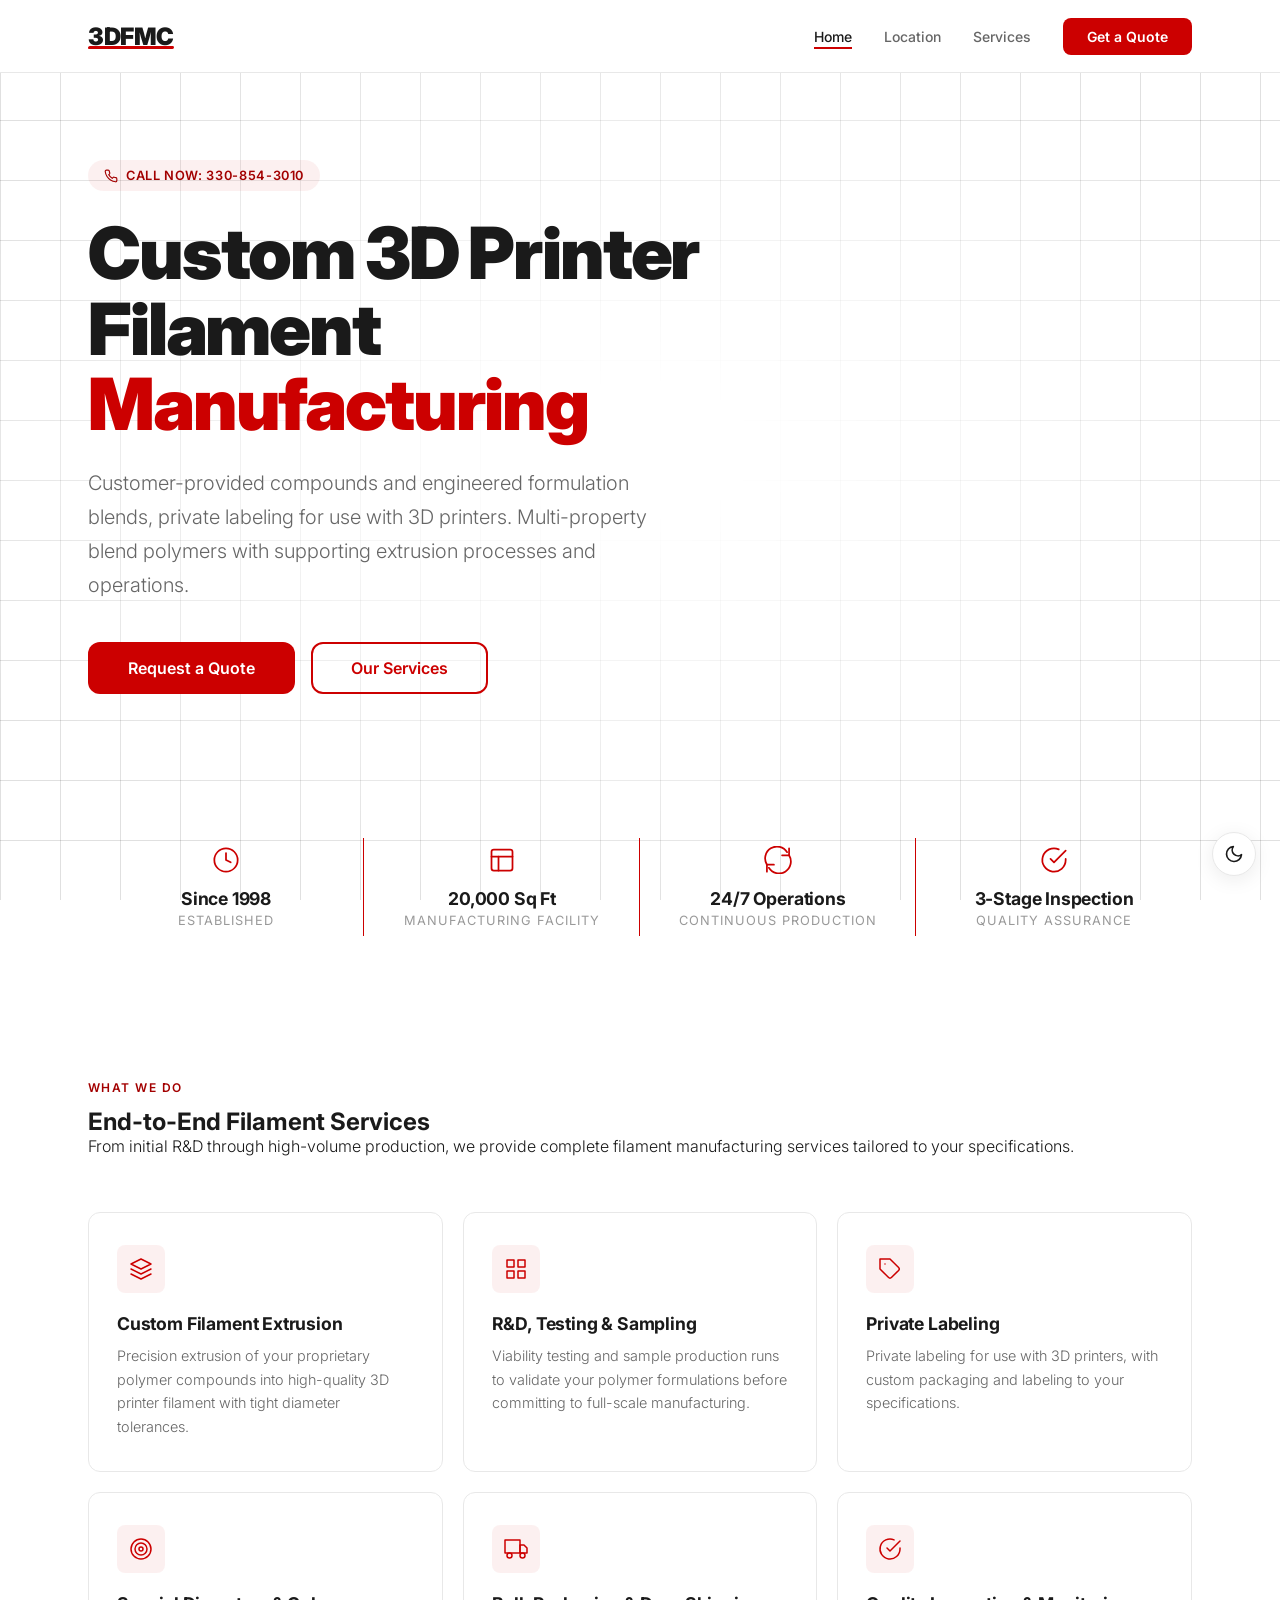
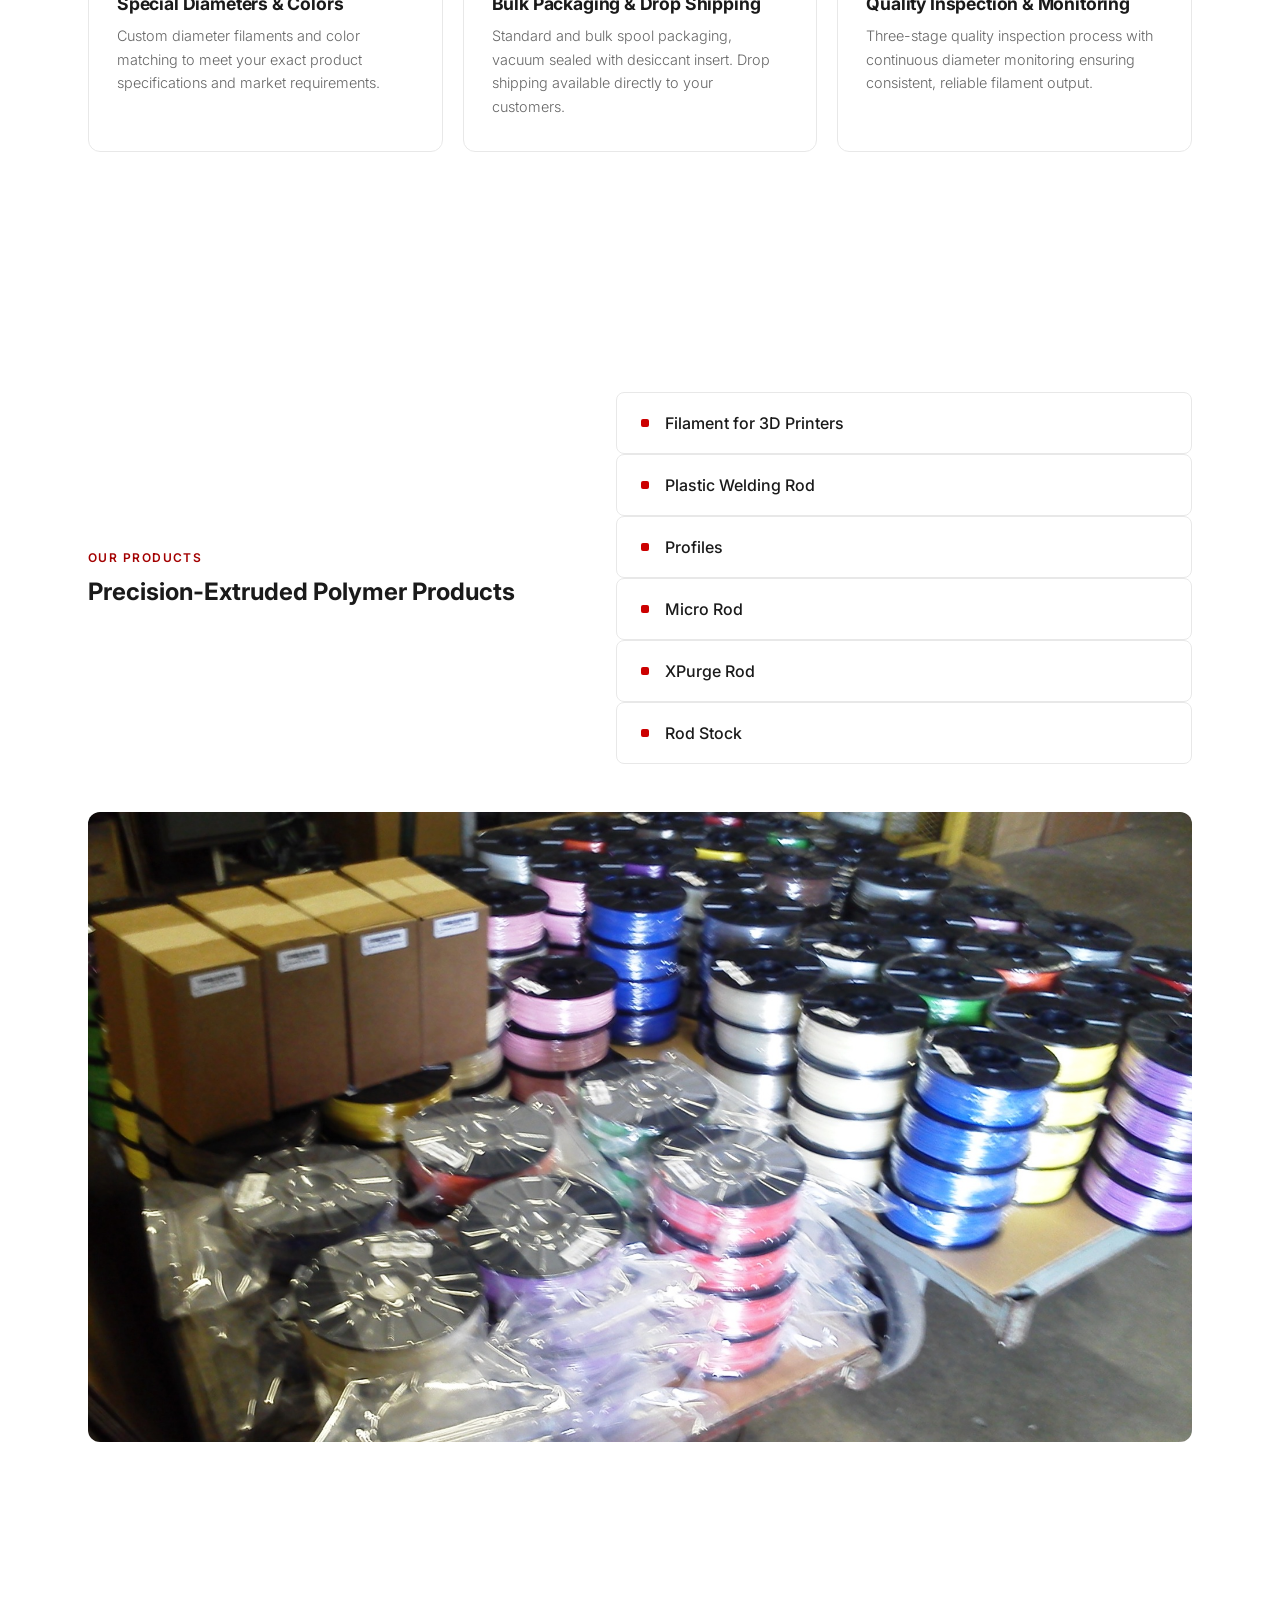
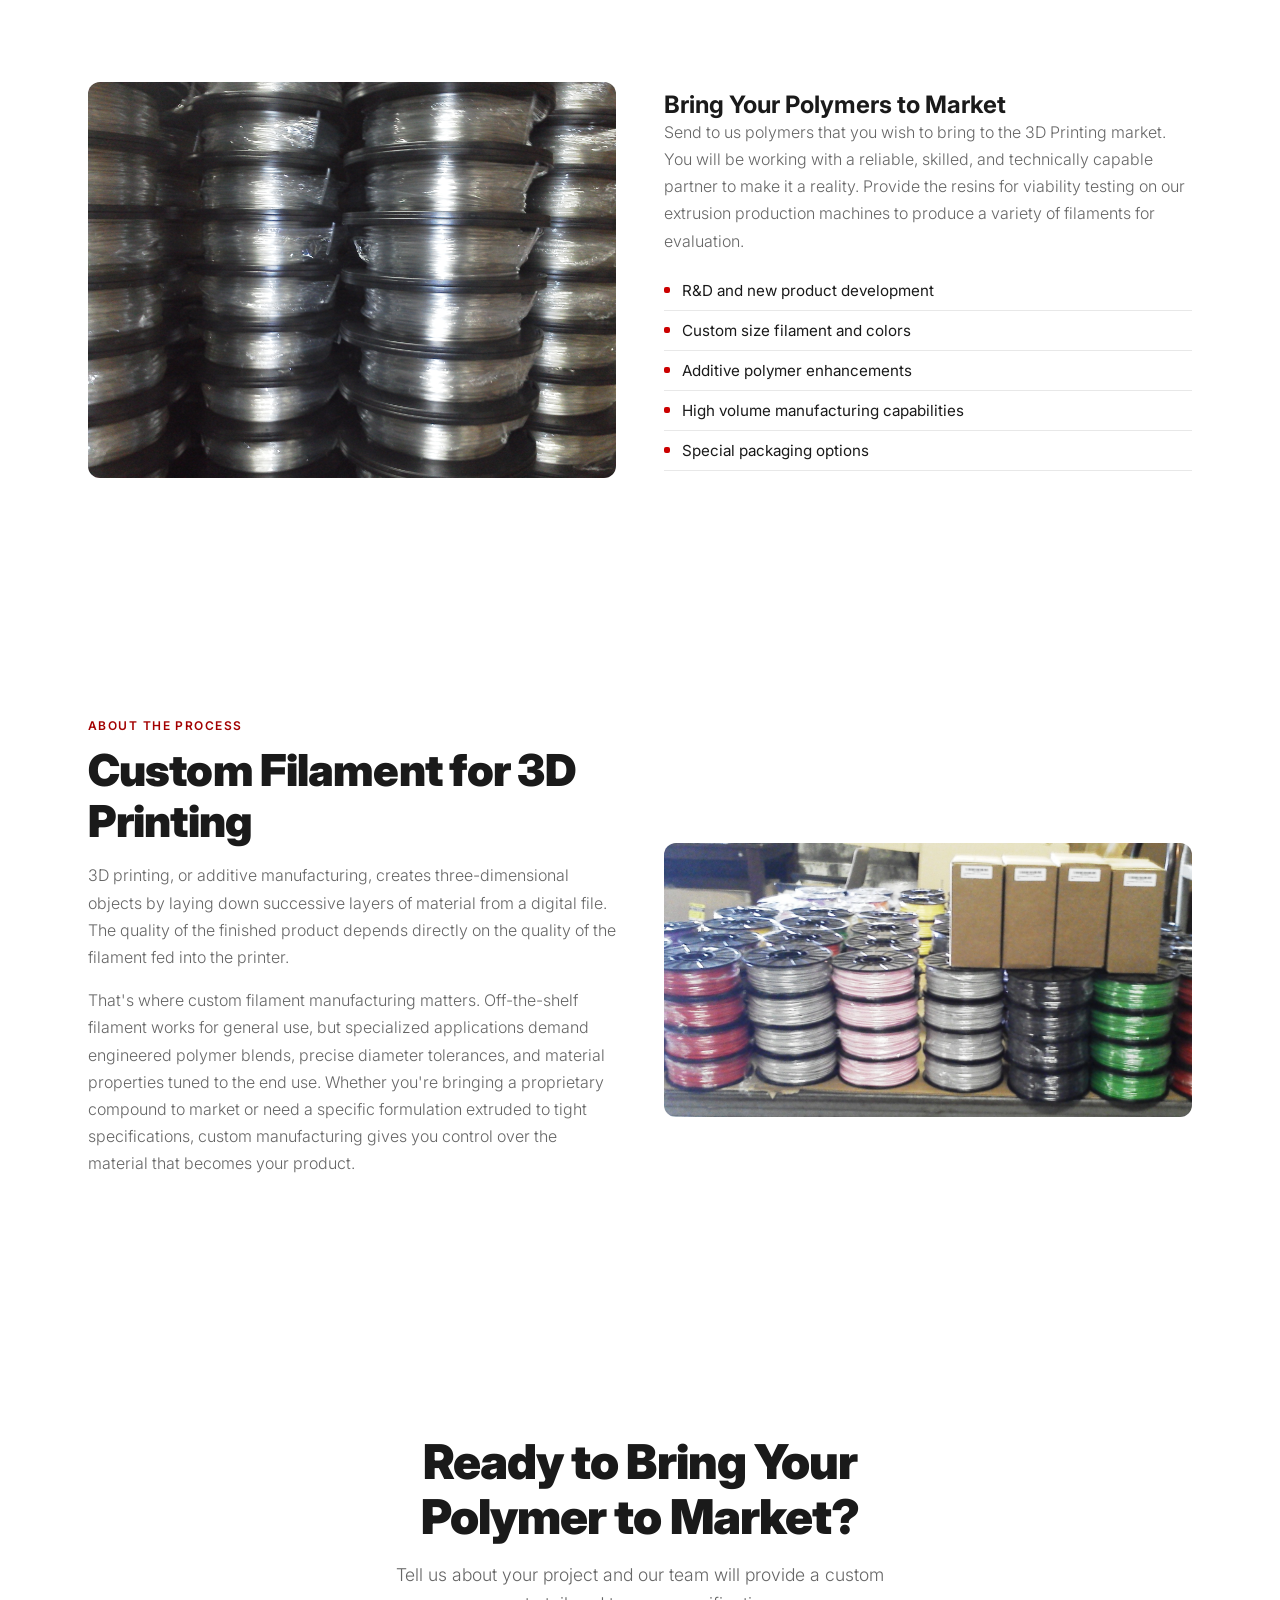
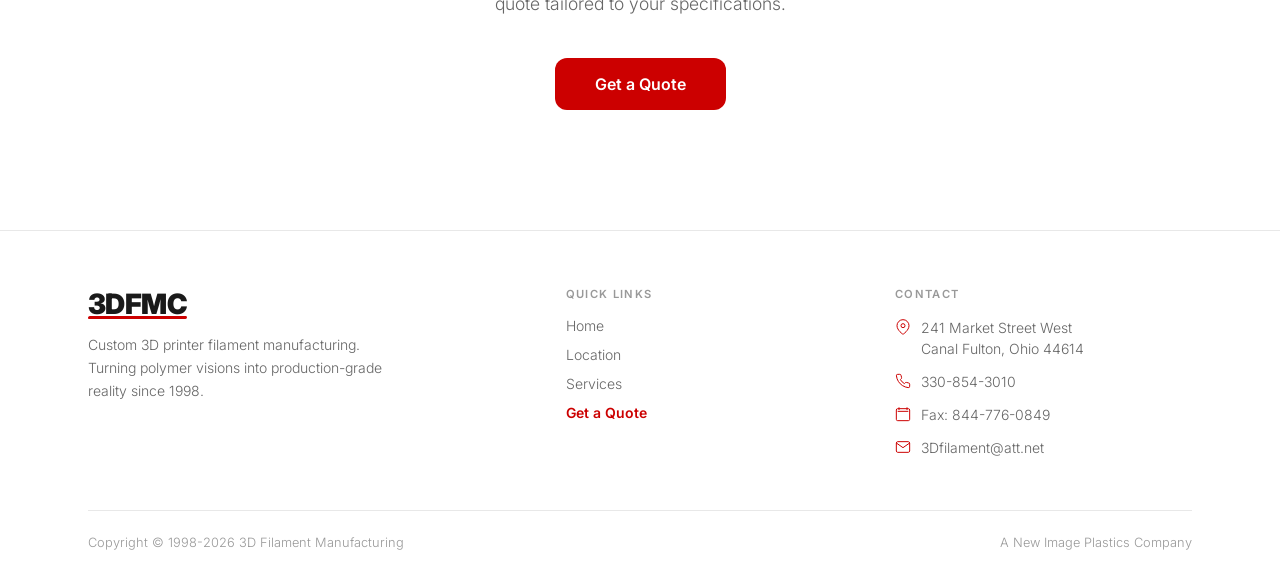
<file: index.html>
<!DOCTYPE html>
<html lang="en">
<head>
  <meta charset="UTF-8">
  <meta name="viewport" content="width=device-width, initial-scale=1.0">
  <title>Custom 3D Printer Filament Manufacturing | 3DFMC</title>
  <meta name="description" content="Custom 3D printer filament manufacturing since 1998. Customer-provided compounds, engineered blends, private labeling, R&D, and high-volume extrusion. Canal Fulton, Ohio.">
  <link rel="canonical" href="https://3dfilamentmanufacturing.com/">

  <!-- Open Graph -->
  <meta property="og:title" content="Custom 3D Printer Filament Manufacturing | 3DFMC">
  <meta property="og:description" content="Custom 3D printer filament manufacturing since 1998. Customer-provided compounds, engineered blends, private labeling, R&D, and high-volume extrusion. Canal Fulton, Ohio.">
  <meta property="og:image" content="https://3dfilamentmanufacturing.com/assets/images/filament-packaged.jpg">
  <meta property="og:url" content="https://3dfilamentmanufacturing.com/">
  <meta property="og:type" content="website">

  <!-- Twitter Card -->
  <meta name="twitter:card" content="summary_large_image">
  <meta name="twitter:title" content="Custom 3D Printer Filament Manufacturing | 3DFMC">
  <meta name="twitter:description" content="Custom 3D printer filament manufacturing since 1998. Customer-provided compounds, engineered blends, private labeling, R&D, and high-volume extrusion. Canal Fulton, Ohio.">
  <meta name="twitter:image" content="https://3dfilamentmanufacturing.com/assets/images/filament-packaged.jpg">

  <!-- Google Fonts -->
  <link rel="preconnect" href="https://fonts.googleapis.com">
  <link rel="preconnect" href="https://fonts.gstatic.com" crossorigin>
  <link href="https://fonts.googleapis.com/css2?family=Inter:wght@300;400;500;600;700;900&display=swap" rel="stylesheet">

  <!-- Stylesheet -->
  <link rel="stylesheet" href="css/styles.css">

  <!-- Favicon -->
  <link rel="icon" type="image/svg+xml" href="assets/favicon.svg">

  <!-- JSON-LD -->
  <script type="application/ld+json">
  {
    "@context": "https://schema.org",
    "@type": "LocalBusiness",
    "name": "3D Filament Manufacturing Company",
    "alternateName": "3DFMC",
    "url": "https://3dfilamentmanufacturing.com",
    "telephone": "+1-330-854-3010",
    "faxNumber": "+1-844-776-0849",
    "email": "3Dfilament@att.net",
    "address": {
      "@type": "PostalAddress",
      "streetAddress": "241 Market Street West",
      "addressLocality": "Canal Fulton",
      "addressRegion": "OH",
      "postalCode": "44614",
      "addressCountry": "US"
    },
    "geo": {
      "@type": "GeoCoordinates",
      "latitude": 40.8891,
      "longitude": -81.6059
    },
    "openingHours": "Mo-Su 00:00-23:59",
    "foundingDate": "1998",
    "image": "https://3dfilamentmanufacturing.com/assets/images/filament-packaged.jpg",
    "logo": "https://3dfilamentmanufacturing.com/assets/logo-header.png"
  }
  </script>
</head>
<body>

  <!-- Navigation -->
  <nav class="nav" id="nav">
    <div class="container nav-inner">
      <a href="index.html" class="nav-logo">
        <span class="nav-logo-swoosh">3DFMC</span>
      </a>
      <ul class="nav-links">
        <li><a href="index.html" class="nav-link">Home</a></li>
        <li><a href="location.html" class="nav-link">Location</a></li>
        <li><a href="services.html" class="nav-link">Services</a></li>
        <li><a href="quote.html" class="btn btn-primary">Get a Quote</a></li>
      </ul>
      <button class="hamburger" id="hamburger" aria-label="Toggle menu">
        <span></span>
        <span></span>
        <span></span>
      </button>
    </div>
  </nav>

  <!-- Mobile Menu -->
  <div class="mobile-menu" id="mobile-menu">
    <a href="index.html" class="mobile-link">Home</a>
    <a href="location.html" class="mobile-link">Location</a>
    <a href="services.html" class="mobile-link">Services</a>
    <a href="quote.html" class="btn btn-primary">Get a Quote</a>
  </div>

  <main>

    <!-- Hero -->
    <section class="hero">
      <div class="hero-accent-line"></div>
      <div class="container">
        <div class="hero-content">
          <a href="tel:+13308543010" class="hero-badge"><svg width="14" height="14" viewBox="0 0 24 24" fill="none" stroke="currentColor" stroke-width="2" stroke-linecap="round" stroke-linejoin="round"><path d="M22 16.92v3a2 2 0 0 1-2.18 2 19.79 19.79 0 0 1-8.63-3.07 19.5 19.5 0 0 1-6-6 19.79 19.79 0 0 1-3.07-8.67A2 2 0 0 1 4.11 2h3a2 2 0 0 1 2 1.72c.127.96.361 1.903.7 2.81a2 2 0 0 1-.45 2.11L8.09 9.91a16 16 0 0 0 6 6l1.27-1.27a2 2 0 0 1 2.11-.45c.907.339 1.85.573 2.81.7A2 2 0 0 1 22 16.92z"/></svg>Call Now: 330-854-3010</a>
          <h1>Custom 3D Printer<br>Filament <span>Manufacturing</span></h1>
          <p class="hero-sub">Customer-provided compounds and engineered formulation blends, private labeling for use with 3D printers. Multi-property blend polymers with supporting extrusion processes and operations.</p>
          <div class="hero-actions">
            <a href="quote.html" class="btn btn-primary btn-large">Request a Quote</a>
            <a href="services.html" class="btn btn-outline">Our Services</a>
          </div>
        </div>
      </div>
    </section>

    <!-- Stats Bar -->
    <section class="stats">
      <div class="container">
        <div class="stats-grid">
          <div class="stat-item">
            <div class="stat-icon"><svg width="28" height="28" viewBox="0 0 24 24" fill="none" stroke="var(--red)" stroke-width="1.5" stroke-linecap="round" stroke-linejoin="round"><circle cx="12" cy="12" r="10"/><polyline points="12 6 12 12 16 14"/></svg></div>
            <div class="stat-number">Since 1998</div>
            <div class="stat-label">Established</div>
          </div>
          <div class="stat-item">
            <div class="stat-icon"><svg width="28" height="28" viewBox="0 0 24 24" fill="none" stroke="var(--red)" stroke-width="1.5" stroke-linecap="round" stroke-linejoin="round"><rect x="3" y="3" width="18" height="18" rx="2"/><path d="M3 9h18"/><path d="M9 21V9"/></svg></div>
            <div class="stat-number">20,000 Sq Ft</div>
            <div class="stat-label">Manufacturing Facility</div>
          </div>
          <div class="stat-item">
            <div class="stat-icon"><svg width="28" height="28" viewBox="0 0 24 24" fill="none" stroke="var(--red)" stroke-width="1.5" stroke-linecap="round" stroke-linejoin="round"><path d="M21.5 2v6h-6"/><path d="M2.5 22v-6h6"/><path d="M2.5 16A10 10 0 0 1 19.8 5.3"/><path d="M21.5 8A10 10 0 0 1 4.2 18.7"/></svg></div>
            <div class="stat-number">24/7 Operations</div>
            <div class="stat-label">Continuous Production</div>
          </div>
          <div class="stat-item">
            <div class="stat-icon"><svg width="28" height="28" viewBox="0 0 24 24" fill="none" stroke="var(--red)" stroke-width="1.5" stroke-linecap="round" stroke-linejoin="round"><path d="M22 11.08V12a10 10 0 1 1-5.93-9.14"/><polyline points="22 4 12 14.01 9 11.01"/></svg></div>
            <div class="stat-number">3-Stage Inspection</div>
            <div class="stat-label">Quality Assurance</div>
          </div>
        </div>
      </div>
    </section>

    <!-- Services -->
    <section class="services section">
      <div class="container">
        <div class="section-header">
          <div class="section-label fade-up">What We Do</div>
          <h2 class="fade-up">End-to-End Filament Services</h2>
          <p class="fade-up">From initial R&amp;D through high-volume production, we provide complete filament manufacturing services tailored to your specifications.</p>
        </div>
        <div class="services-grid">

          <!-- Custom Filament Extrusion -->
          <div class="service-card fade-up">
            <div class="service-icon">
              <svg width="24" height="24" viewBox="0 0 24 24" fill="none" stroke="currentColor" stroke-width="2" stroke-linecap="round" stroke-linejoin="round">
                <polygon points="12 2 2 7 12 12 22 7 12 2"></polygon>
                <polyline points="2 17 12 22 22 17"></polyline>
                <polyline points="2 12 12 17 22 12"></polyline>
              </svg>
            </div>
            <h3>Custom Filament Extrusion</h3>
            <p>Precision extrusion of your proprietary polymer compounds into high-quality 3D printer filament with tight diameter tolerances.</p>
          </div>

          <!-- R&D, Testing & Sampling -->
          <div class="service-card fade-up">
            <div class="service-icon">
              <svg width="24" height="24" viewBox="0 0 24 24" fill="none" stroke="currentColor" stroke-width="2" stroke-linecap="round" stroke-linejoin="round">
                <rect x="3" y="3" width="7" height="7"></rect>
                <rect x="14" y="3" width="7" height="7"></rect>
                <rect x="3" y="14" width="7" height="7"></rect>
                <rect x="14" y="14" width="7" height="7"></rect>
              </svg>
            </div>
            <h3>R&amp;D, Testing &amp; Sampling</h3>
            <p>Viability testing and sample production runs to validate your polymer formulations before committing to full-scale manufacturing.</p>
          </div>

          <!-- Private Labeling -->
          <div class="service-card fade-up">
            <div class="service-icon">
              <svg width="24" height="24" viewBox="0 0 24 24" fill="none" stroke="currentColor" stroke-width="2" stroke-linecap="round" stroke-linejoin="round">
                <path d="M20.59 13.41l-7.17 7.17a2 2 0 01-2.83 0L2 12V2h10l8.59 8.59a2 2 0 010 2.82z"></path>
                <line x1="7" y1="7" x2="7.01" y2="7"></line>
              </svg>
            </div>
            <h3>Private Labeling</h3>
            <p>Private labeling for use with 3D printers, with custom packaging and labeling to your specifications.</p>
          </div>

          <!-- Special Diameters & Colors -->
          <div class="service-card fade-up">
            <div class="service-icon">
              <svg width="24" height="24" viewBox="0 0 24 24" fill="none" stroke="currentColor" stroke-width="2" stroke-linecap="round" stroke-linejoin="round">
                <circle cx="12" cy="12" r="10"></circle>
                <circle cx="12" cy="12" r="6"></circle>
                <circle cx="12" cy="12" r="2"></circle>
              </svg>
            </div>
            <h3>Special Diameters &amp; Colors</h3>
            <p>Custom diameter filaments and color matching to meet your exact product specifications and market requirements.</p>
          </div>

          <!-- Bulk Packaging & Drop Shipping -->
          <div class="service-card fade-up">
            <div class="service-icon">
              <svg width="24" height="24" viewBox="0 0 24 24" fill="none" stroke="currentColor" stroke-width="2" stroke-linecap="round" stroke-linejoin="round">
                <rect x="1" y="3" width="15" height="13"></rect>
                <polygon points="16 8 20 8 23 11 23 16 16 16 16 8"></polygon>
                <circle cx="5.5" cy="18.5" r="2.5"></circle>
                <circle cx="18.5" cy="18.5" r="2.5"></circle>
              </svg>
            </div>
            <h3>Bulk Packaging &amp; Drop Shipping</h3>
            <p>Standard and bulk spool packaging, vacuum sealed with desiccant insert. Drop shipping available directly to your customers.</p>
          </div>

          <!-- Quality Inspection & Monitoring -->
          <div class="service-card fade-up">
            <div class="service-icon">
              <svg width="24" height="24" viewBox="0 0 24 24" fill="none" stroke="currentColor" stroke-width="2" stroke-linecap="round" stroke-linejoin="round">
                <path d="M22 11.08V12a10 10 0 11-5.93-9.14"></path>
                <polyline points="22 4 12 14.01 9 11.01"></polyline>
              </svg>
            </div>
            <h3>Quality Inspection &amp; Monitoring</h3>
            <p>Three-stage quality inspection process with continuous diameter monitoring ensuring consistent, reliable filament output.</p>
          </div>

        </div>
      </div>
    </section>

    <!-- Products -->
    <section class="products section">
      <div class="container">
        <div class="products-content">
          <div class="products-header">
            <div class="section-label fade-up">Our Products</div>
            <h2 class="fade-up">Precision-Extruded Polymer Products</h2>
          </div>
          <div class="products-list fade-up">
            <div class="product-item">
              <span class="product-bullet"></span>
              <span>Filament for 3D Printers</span>
            </div>
            <div class="product-item">
              <span class="product-bullet"></span>
              <span>Plastic Welding Rod</span>
            </div>
            <div class="product-item">
              <span class="product-bullet"></span>
              <span>Profiles</span>
            </div>
            <div class="product-item">
              <span class="product-bullet"></span>
              <span>Micro Rod</span>
            </div>
            <div class="product-item">
              <span class="product-bullet"></span>
              <span>XPurge Rod</span>
            </div>
            <div class="product-item">
              <span class="product-bullet"></span>
              <span>Rod Stock</span>
            </div>
          </div>
        </div>
        <img src="assets/images/filament-packaged.jpg" alt="Colorful 3D printer filament spools packaged for shipping" class="content-image fade-up">
      </div>
    </section>

    <!-- Value Props -->
    <section class="section">
      <div class="container">
        <div class="content-block">
          <div class="content-block-image">
            <img src="assets/images/filament-spooled.jpg" alt="Bulk filament spools ready for production" class="fade-up">
          </div>
          <div class="content-block-text">
            <h2 class="fade-up">Bring Your Polymers to Market</h2>
            <p class="fade-up">Send to us polymers that you wish to bring to the 3D Printing market. You will be working with a reliable, skilled, and technically capable partner to make it a reality. Provide the resins for viability testing on our extrusion production machines to produce a variety of filaments for evaluation.</p>
            <ul class="fade-up">
              <li>R&amp;D and new product development</li>
              <li>Custom size filament and colors</li>
              <li>Additive polymer enhancements</li>
              <li>High volume manufacturing capabilities</li>
              <li>Special packaging options</li>
            </ul>
          </div>
        </div>
      </div>
    </section>

    <!-- About Custom Filament Manufacturing -->
    <section class="section bg-gray">
      <div class="container">
        <div class="content-block fade-up">
          <div>
            <div class="section-label">About the Process</div>
            <h2 class="section-title">Custom Filament for 3D Printing</h2>
            <p>3D printing, or additive manufacturing, creates three-dimensional objects by laying down successive layers of material from a digital file. The quality of the finished product depends directly on the quality of the filament fed into the printer.</p>
            <p>That's where custom filament manufacturing matters. Off-the-shelf filament works for general use, but specialized applications demand engineered polymer blends, precise diameter tolerances, and material properties tuned to the end use. Whether you're bringing a proprietary compound to market or need a specific formulation extruded to tight specifications, custom manufacturing gives you control over the material that becomes your product.</p>
          </div>
          <div>
            <img src="assets/images/filament-spools-service.jpg" alt="Custom 3D printer filament spools in production" class="content-image">
          </div>
        </div>
      </div>
    </section>

    <!-- CTA -->
    <section class="cta">
      <div class="container">
        <div class="cta-content fade-up">
          <h2>Ready to Bring Your<br>Polymer to Market?</h2>
          <p>Tell us about your project and our team will provide a custom quote tailored to your specifications.</p>
          <a href="quote.html" class="btn btn-primary btn-large">Get a Quote</a>
        </div>
      </div>
    </section>

  </main>

  <footer class="footer">
    <div class="container">
      <div class="footer-inner">
        <div>
          <div class="footer-brand">
            <span class="footer-brand-swoosh">3DFMC</span>
          </div>
          <p class="footer-desc">Custom 3D printer filament manufacturing. Turning polymer visions into production-grade reality since 1998.</p>
        </div>
        <div>
          <div class="footer-heading">Quick Links</div>
          <a href="index.html" class="footer-link">Home</a>
          <a href="location.html" class="footer-link">Location</a>
          <a href="services.html" class="footer-link">Services</a>
          <a href="quote.html" class="footer-link-cta">Get a Quote</a>
        </div>
        <div>
          <div class="footer-heading">Contact</div>
          <div class="footer-contact-item">
            <svg viewBox="0 0 24 24"><path d="M21 10c0 7-9 13-9 13s-9-6-9-13a9 9 0 0 1 18 0z"/><circle cx="12" cy="10" r="3"/></svg>
            <span>241 Market Street West<br>Canal Fulton, Ohio 44614</span>
          </div>
          <div class="footer-contact-item">
            <svg viewBox="0 0 24 24"><path d="M22 16.92v3a2 2 0 0 1-2.18 2 19.79 19.79 0 0 1-8.63-3.07 19.5 19.5 0 0 1-6-6 19.79 19.79 0 0 1-3.07-8.67A2 2 0 0 1 4.11 2h3a2 2 0 0 1 2 1.72c.127.96.361 1.903.7 2.81a2 2 0 0 1-.45 2.11L8.09 9.91a16 16 0 0 0 6 6l1.27-1.27a2 2 0 0 1 2.11-.45c.907.339 1.85.573 2.81.7A2 2 0 0 1 22 16.92z"/></svg>
            <a href="tel:+13308543010">330-854-3010</a>
          </div>
          <div class="footer-contact-item">
            <svg viewBox="0 0 24 24"><path d="M6 2v4M18 2v4M4 8h16M4 4h16a2 2 0 0 1 2 2v14a2 2 0 0 1-2 2H4a2 2 0 0 1-2-2V6a2 2 0 0 1 2-2z"/></svg>
            <span>Fax: 844-776-0849</span>
          </div>
          <div class="footer-contact-item">
            <svg viewBox="0 0 24 24"><path d="M4 4h16c1.1 0 2 .9 2 2v12c0 1.1-.9 2-2 2H4c-1.1 0-2-.9-2-2V6c0-1.1.9-2 2-2z"/><polyline points="22,6 12,13 2,6"/></svg>
            <a href="mailto:3Dfilament@att.net">3Dfilament@att.net</a>
          </div>
        </div>
      </div>
      <div class="footer-bar">
        <p>Copyright &copy; 1998-<span id="copyright-year"></span> 3D Filament Manufacturing</p>
        <p>A <a href="https://newimageplastics.us/" target="_blank" rel="noopener">New Image Plastics</a> Company</p>
      </div>
    </div>
  </footer>

  <button class="theme-toggle" id="theme-toggle" aria-label="Toggle dark mode">
    <svg class="icon-moon" viewBox="0 0 24 24"><path d="M21 12.79A9 9 0 1 1 11.21 3 7 7 0 0 0 21 12.79z"/></svg>
    <svg class="icon-sun" viewBox="0 0 24 24"><circle cx="12" cy="12" r="5"/><line x1="12" y1="1" x2="12" y2="3"/><line x1="12" y1="21" x2="12" y2="23"/><line x1="4.22" y1="4.22" x2="5.64" y2="5.64"/><line x1="18.36" y1="18.36" x2="19.78" y2="19.78"/><line x1="1" y1="12" x2="3" y2="12"/><line x1="21" y1="12" x2="23" y2="12"/><line x1="4.22" y1="19.78" x2="5.64" y2="18.36"/><line x1="18.36" y1="5.64" x2="19.78" y2="4.22"/></svg>
  </button>

  <script src="js/main.js"></script>
  <script>
  document.getElementById('copyright-year').textContent = new Date().getFullYear()
  </script>
</body>
</html>
</file>
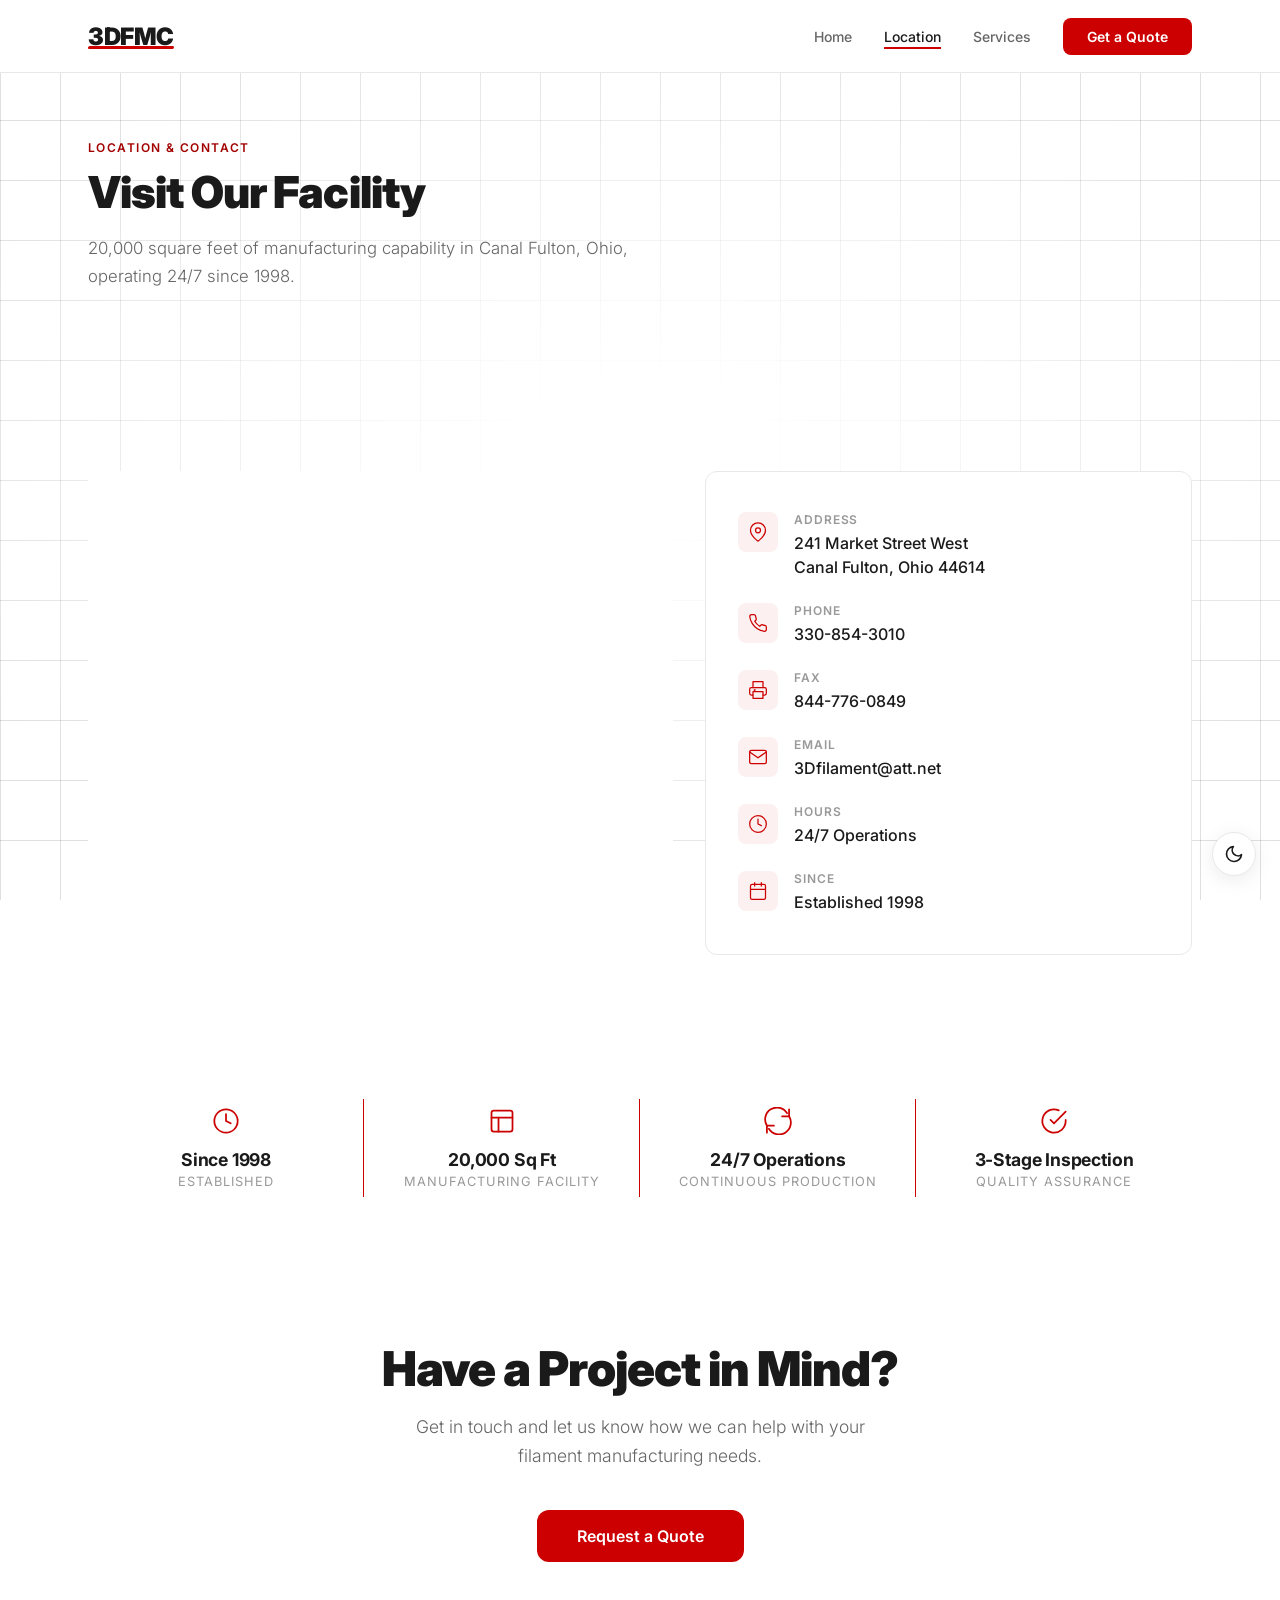
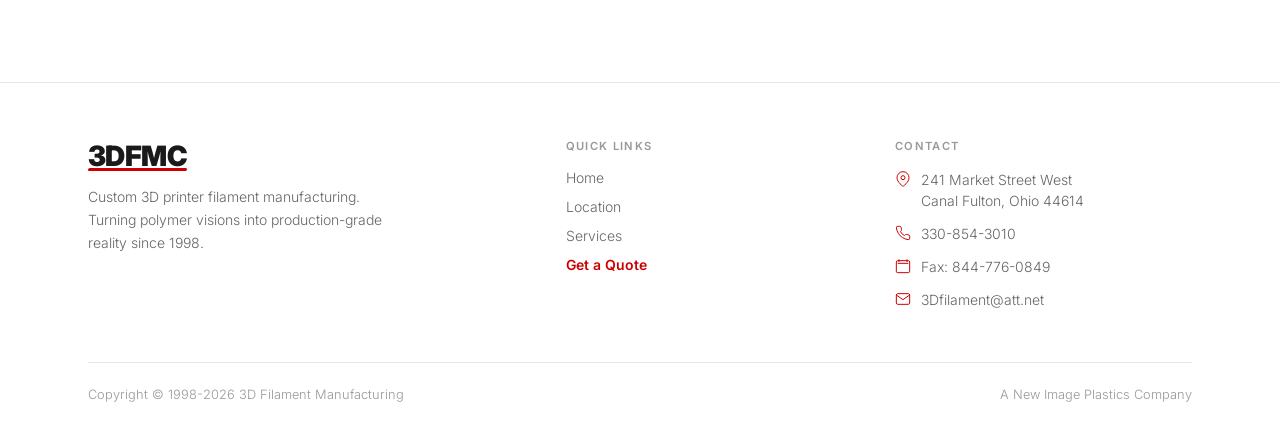
<file: location.html>
<!DOCTYPE html>
<html lang="en">
<head>
  <meta charset="UTF-8">
  <meta name="viewport" content="width=device-width, initial-scale=1.0">
  <title>Location & Contact | 3D Filament Manufacturing Company</title>
  <meta name="description" content="Visit 3D Filament Manufacturing Company at 241 Market Street West, Canal Fulton, Ohio 44614. Call 330-854-3010. 20,000 sq ft facility operating 24/7 since 1998.">
  <link rel="canonical" href="https://3dfilamentmanufacturing.com/location.html">

  <!-- Open Graph -->
  <meta property="og:type" content="website">
  <meta property="og:title" content="Location & Contact | 3D Filament Manufacturing Company">
  <meta property="og:description" content="Visit 3D Filament Manufacturing Company at 241 Market Street West, Canal Fulton, Ohio 44614. Call 330-854-3010. 20,000 sq ft facility operating 24/7 since 1998.">
  <meta property="og:url" content="https://3dfilamentmanufacturing.com/location.html">
  <meta property="og:image" content="https://3dfilamentmanufacturing.com/assets/images/filament-packaged.jpg">
  <meta property="og:site_name" content="3D Filament Manufacturing Company">

  <!-- Twitter Card -->
  <meta name="twitter:card" content="summary_large_image">
  <meta name="twitter:title" content="Location & Contact | 3D Filament Manufacturing Company">
  <meta name="twitter:description" content="Visit 3D Filament Manufacturing Company at 241 Market Street West, Canal Fulton, Ohio 44614. Call 330-854-3010. 20,000 sq ft facility operating 24/7 since 1998.">
  <meta name="twitter:image" content="https://3dfilamentmanufacturing.com/assets/images/filament-packaged.jpg">

  <!-- Google Fonts -->
  <link rel="preconnect" href="https://fonts.googleapis.com">
  <link rel="preconnect" href="https://fonts.gstatic.com" crossorigin>
  <link href="https://fonts.googleapis.com/css2?family=Inter:wght@300;400;500;600;700;900&display=swap" rel="stylesheet">

  <!-- Stylesheet -->
  <link rel="stylesheet" href="css/styles.css">

  <!-- Favicon -->
  <link rel="icon" type="image/svg+xml" href="assets/favicon.svg">

  <!-- JSON-LD LocalBusiness Schema -->
  <script type="application/ld+json">
  {
    "@context": "https://schema.org",
    "@type": "LocalBusiness",
    "name": "3D Filament Manufacturing Company",
    "description": "Custom 3D printer filament manufacturing, extrusion, private labeling, and R&D services.",
    "url": "https://3dfilamentmanufacturing.com",
    "telephone": "+1-330-854-3010",
    "faxNumber": "+1-844-776-0849",
    "email": "3Dfilament@att.net",
    "address": {
      "@type": "PostalAddress",
      "streetAddress": "241 Market Street West",
      "addressLocality": "Canal Fulton",
      "addressRegion": "OH",
      "postalCode": "44614",
      "addressCountry": "US"
    },
    "openingHours": "Mo-Su 00:00-23:59",
    "foundingDate": "1998",
    "parentOrganization": {
      "@type": "Organization",
      "name": "a New Image Plastics Company"
    }
  }
  </script>
</head>
<body>

  <nav class="nav" id="nav">
    <div class="container nav-inner">
      <a href="index.html" class="nav-logo">
        <span class="nav-logo-swoosh">3DFMC</span>
      </a>
      <ul class="nav-links">
        <li><a href="index.html" class="nav-link">Home</a></li>
        <li><a href="location.html" class="nav-link">Location</a></li>
        <li><a href="services.html" class="nav-link">Services</a></li>
        <li><a href="quote.html" class="btn btn-primary">Get a Quote</a></li>
      </ul>
      <button class="hamburger" id="hamburger" aria-label="Toggle menu">
        <span></span>
        <span></span>
        <span></span>
      </button>
    </div>
  </nav>

  <!-- Mobile Menu -->
  <div class="mobile-menu" id="mobile-menu">
    <a href="index.html" class="mobile-link">Home</a>
    <a href="location.html" class="mobile-link">Location</a>
    <a href="services.html" class="mobile-link">Services</a>
    <a href="quote.html" class="btn btn-primary">Get a Quote</a>
  </div>

  <main>

    <!-- ========================================
         PAGE HEADER
         ======================================== -->
    <section class="page-header">
      <div class="container">
        <div class="section-header">
          <div class="section-label">Location & Contact</div>
          <h1 class="section-title">Visit Our Facility</h1>
          <p class="section-desc">20,000 square feet of manufacturing capability in Canal Fulton, Ohio, operating 24/7 since 1998.</p>
        </div>
      </div>
    </section>

    <!-- ========================================
         CONTACT SECTION
         ======================================== -->
    <section class="section">
      <div class="container">
        <div class="contact-grid">

          <!-- Map -->
          <div class="map-container">
            <iframe src="https://www.google.com/maps/embed?pb=!1m18!1m12!1m3!1d3016.2132571066427!2d-81.60586126904359!3d40.88913669731524!2m3!1f0!2f0!3f0!3m2!1i1024!2i768!4f13.1!3m3!1m2!1s0x88372953793a97d7%3A0x38b506a2f3eb0303!2s3D%20Filament%20Manufacturing%20Company!5e0!3m2!1sen!2sus!4v1774974848513!5m2!1sen!2sus" allowfullscreen="" loading="lazy" referrerpolicy="no-referrer-when-downgrade"></iframe>
          </div>

          <!-- Contact Card -->
          <div class="contact-card">

            <!-- Address -->
            <div class="contact-item">
              <div class="contact-item-icon">
                <svg viewBox="0 0 24 24"><path d="M21 10c0 7-9 13-9 13s-9-6-9-13a9 9 0 0 1 18 0z"/><circle cx="12" cy="10" r="3"/></svg>
              </div>
              <div>
                <div class="contact-item-label">Address</div>
                <div class="contact-item-value">241 Market Street West<br>Canal Fulton, Ohio 44614</div>
              </div>
            </div>

            <!-- Phone -->
            <div class="contact-item">
              <div class="contact-item-icon">
                <svg viewBox="0 0 24 24"><path d="M22 16.92v3a2 2 0 0 1-2.18 2 19.79 19.79 0 0 1-8.63-3.07 19.5 19.5 0 0 1-6-6 19.79 19.79 0 0 1-3.07-8.67A2 2 0 0 1 4.11 2h3a2 2 0 0 1 2 1.72c.127.96.361 1.903.7 2.81a2 2 0 0 1-.45 2.11L8.09 9.91a16 16 0 0 0 6 6l1.27-1.27a2 2 0 0 1 2.11-.45c.907.339 1.85.573 2.81.7A2 2 0 0 1 22 16.92z"/></svg>
              </div>
              <div>
                <div class="contact-item-label">Phone</div>
                <div class="contact-item-value"><a href="tel:+13308543010">330-854-3010</a></div>
              </div>
            </div>

            <!-- Fax -->
            <div class="contact-item">
              <div class="contact-item-icon">
                <svg viewBox="0 0 24 24"><path d="M6 9V2h12v7"/><rect x="6" y="14" width="12" height="8"/><path d="M6 18H4a2 2 0 0 1-2-2v-5a2 2 0 0 1 2-2h16a2 2 0 0 1 2 2v5a2 2 0 0 1-2 2h-2"/><circle cx="8" cy="12" r=".5"/></svg>
              </div>
              <div>
                <div class="contact-item-label">Fax</div>
                <div class="contact-item-value">844-776-0849</div>
              </div>
            </div>

            <!-- Email -->
            <div class="contact-item">
              <div class="contact-item-icon">
                <svg viewBox="0 0 24 24"><path d="M4 4h16c1.1 0 2 .9 2 2v12c0 1.1-.9 2-2 2H4c-1.1 0-2-.9-2-2V6c0-1.1.9-2 2-2z"/><polyline points="22,6 12,13 2,6"/></svg>
              </div>
              <div>
                <div class="contact-item-label">Email</div>
                <div class="contact-item-value"><a href="mailto:3Dfilament@att.net">3Dfilament@att.net</a></div>
              </div>
            </div>

            <!-- Hours -->
            <div class="contact-item">
              <div class="contact-item-icon">
                <svg viewBox="0 0 24 24"><circle cx="12" cy="12" r="10"/><polyline points="12 6 12 12 16 14"/></svg>
              </div>
              <div>
                <div class="contact-item-label">Hours</div>
                <div class="contact-item-value">24/7 Operations</div>
              </div>
            </div>

            <!-- Established -->
            <div class="contact-item">
              <div class="contact-item-icon">
                <svg viewBox="0 0 24 24"><rect x="3" y="4" width="18" height="18" rx="2" ry="2"/><line x1="16" y1="2" x2="16" y2="6"/><line x1="8" y1="2" x2="8" y2="6"/><line x1="3" y1="10" x2="21" y2="10"/></svg>
              </div>
              <div>
                <div class="contact-item-label">Since</div>
                <div class="contact-item-value">Established 1998</div>
              </div>
            </div>

          </div>

        </div>
      </div>
    </section>

    <!-- ========================================
         STATS / TRUST BAR
         ======================================== -->
    <section class="stats">
      <div class="container">
        <div class="stats-grid">
          <div class="stat-item fade-up">
            <div class="stat-icon"><svg width="28" height="28" viewBox="0 0 24 24" fill="none" stroke="var(--red)" stroke-width="1.5" stroke-linecap="round" stroke-linejoin="round"><circle cx="12" cy="12" r="10"/><polyline points="12 6 12 12 16 14"/></svg></div>
            <div class="stat-number">Since 1998</div>
            <div class="stat-label">Established</div>
          </div>
          <div class="stat-item fade-up">
            <div class="stat-icon"><svg width="28" height="28" viewBox="0 0 24 24" fill="none" stroke="var(--red)" stroke-width="1.5" stroke-linecap="round" stroke-linejoin="round"><rect x="3" y="3" width="18" height="18" rx="2"/><path d="M3 9h18"/><path d="M9 21V9"/></svg></div>
            <div class="stat-number">20,000 Sq Ft</div>
            <div class="stat-label">Manufacturing Facility</div>
          </div>
          <div class="stat-item fade-up">
            <div class="stat-icon"><svg width="28" height="28" viewBox="0 0 24 24" fill="none" stroke="var(--red)" stroke-width="1.5" stroke-linecap="round" stroke-linejoin="round"><path d="M21.5 2v6h-6"/><path d="M2.5 22v-6h6"/><path d="M2.5 16A10 10 0 0 1 19.8 5.3"/><path d="M21.5 8A10 10 0 0 1 4.2 18.7"/></svg></div>
            <div class="stat-number">24/7 Operations</div>
            <div class="stat-label">Continuous Production</div>
          </div>
          <div class="stat-item fade-up">
            <div class="stat-icon"><svg width="28" height="28" viewBox="0 0 24 24" fill="none" stroke="var(--red)" stroke-width="1.5" stroke-linecap="round" stroke-linejoin="round"><path d="M22 11.08V12a10 10 0 1 1-5.93-9.14"/><polyline points="22 4 12 14.01 9 11.01"/></svg></div>
            <div class="stat-number">3-Stage Inspection</div>
            <div class="stat-label">Quality Assurance</div>
          </div>
        </div>
      </div>
    </section>

    <!-- ========================================
         CTA
         ======================================== -->
    <section class="cta">
      <div class="container">
        <div class="cta-content fade-up">
          <h2>Have a Project in Mind?</h2>
          <p>Get in touch and let us know how we can help with your filament manufacturing needs.</p>
          <a href="quote.html" class="btn btn-primary btn-large">Request a Quote</a>
        </div>
      </div>
    </section>

  </main>

  <!-- ========================================
       FOOTER
       ======================================== -->
  <footer class="footer">
    <div class="container">
      <div class="footer-inner">

        <div>
          <div class="footer-brand">
            <span class="footer-brand-swoosh">3DFMC</span>
          </div>
          <p class="footer-desc">
            Custom 3D printer filament manufacturing. Turning polymer visions into production-grade reality since 1998.
          </p>
        </div>

        <div>
          <div class="footer-heading">Quick Links</div>
          <a href="index.html" class="footer-link">Home</a>
          <a href="location.html" class="footer-link">Location</a>
          <a href="services.html" class="footer-link">Services</a>
          <a href="quote.html" class="footer-link-cta">Get a Quote</a>
        </div>

        <div>
          <div class="footer-heading">Contact</div>
          <div class="footer-contact-item">
            <svg viewBox="0 0 24 24"><path d="M21 10c0 7-9 13-9 13s-9-6-9-13a9 9 0 0 1 18 0z"/><circle cx="12" cy="10" r="3"/></svg>
            <span>241 Market Street West<br>Canal Fulton, Ohio 44614</span>
          </div>
          <div class="footer-contact-item">
            <svg viewBox="0 0 24 24"><path d="M22 16.92v3a2 2 0 0 1-2.18 2 19.79 19.79 0 0 1-8.63-3.07 19.5 19.5 0 0 1-6-6 19.79 19.79 0 0 1-3.07-8.67A2 2 0 0 1 4.11 2h3a2 2 0 0 1 2 1.72c.127.96.361 1.903.7 2.81a2 2 0 0 1-.45 2.11L8.09 9.91a16 16 0 0 0 6 6l1.27-1.27a2 2 0 0 1 2.11-.45c.907.339 1.85.573 2.81.7A2 2 0 0 1 22 16.92z"/></svg>
            <a href="tel:+13308543010">330-854-3010</a>
          </div>
          <div class="footer-contact-item">
            <svg viewBox="0 0 24 24"><path d="M6 2v4M18 2v4M4 8h16M4 4h16a2 2 0 0 1 2 2v14a2 2 0 0 1-2 2H4a2 2 0 0 1-2-2V6a2 2 0 0 1 2-2z"/></svg>
            <span>Fax: 844-776-0849</span>
          </div>
          <div class="footer-contact-item">
            <svg viewBox="0 0 24 24"><path d="M4 4h16c1.1 0 2 .9 2 2v12c0 1.1-.9 2-2 2H4c-1.1 0-2-.9-2-2V6c0-1.1.9-2 2-2z"/><polyline points="22,6 12,13 2,6"/></svg>
            <a href="mailto:3Dfilament@att.net">3Dfilament@att.net</a>
          </div>
        </div>

      </div>

      <div class="footer-bar">
        <p>Copyright &copy; 1998-<span id="copyright-year"></span> 3D Filament Manufacturing</p>
        <p>A <a href="https://newimageplastics.us/" target="_blank" rel="noopener">New Image Plastics</a> Company</p>
      </div>
    </div>
  </footer>

  <button class="theme-toggle" id="theme-toggle" aria-label="Toggle dark mode">
    <svg class="icon-moon" viewBox="0 0 24 24"><path d="M21 12.79A9 9 0 1 1 11.21 3 7 7 0 0 0 21 12.79z"/></svg>
    <svg class="icon-sun" viewBox="0 0 24 24"><circle cx="12" cy="12" r="5"/><line x1="12" y1="1" x2="12" y2="3"/><line x1="12" y1="21" x2="12" y2="23"/><line x1="4.22" y1="4.22" x2="5.64" y2="5.64"/><line x1="18.36" y1="18.36" x2="19.78" y2="19.78"/><line x1="1" y1="12" x2="3" y2="12"/><line x1="21" y1="12" x2="23" y2="12"/><line x1="4.22" y1="19.78" x2="5.64" y2="18.36"/><line x1="18.36" y1="5.64" x2="19.78" y2="4.22"/></svg>
  </button>

  <script src="js/main.js"></script>
  <script>
  document.getElementById('copyright-year').textContent = new Date().getFullYear()
  </script>
</body>
</html>
</file>
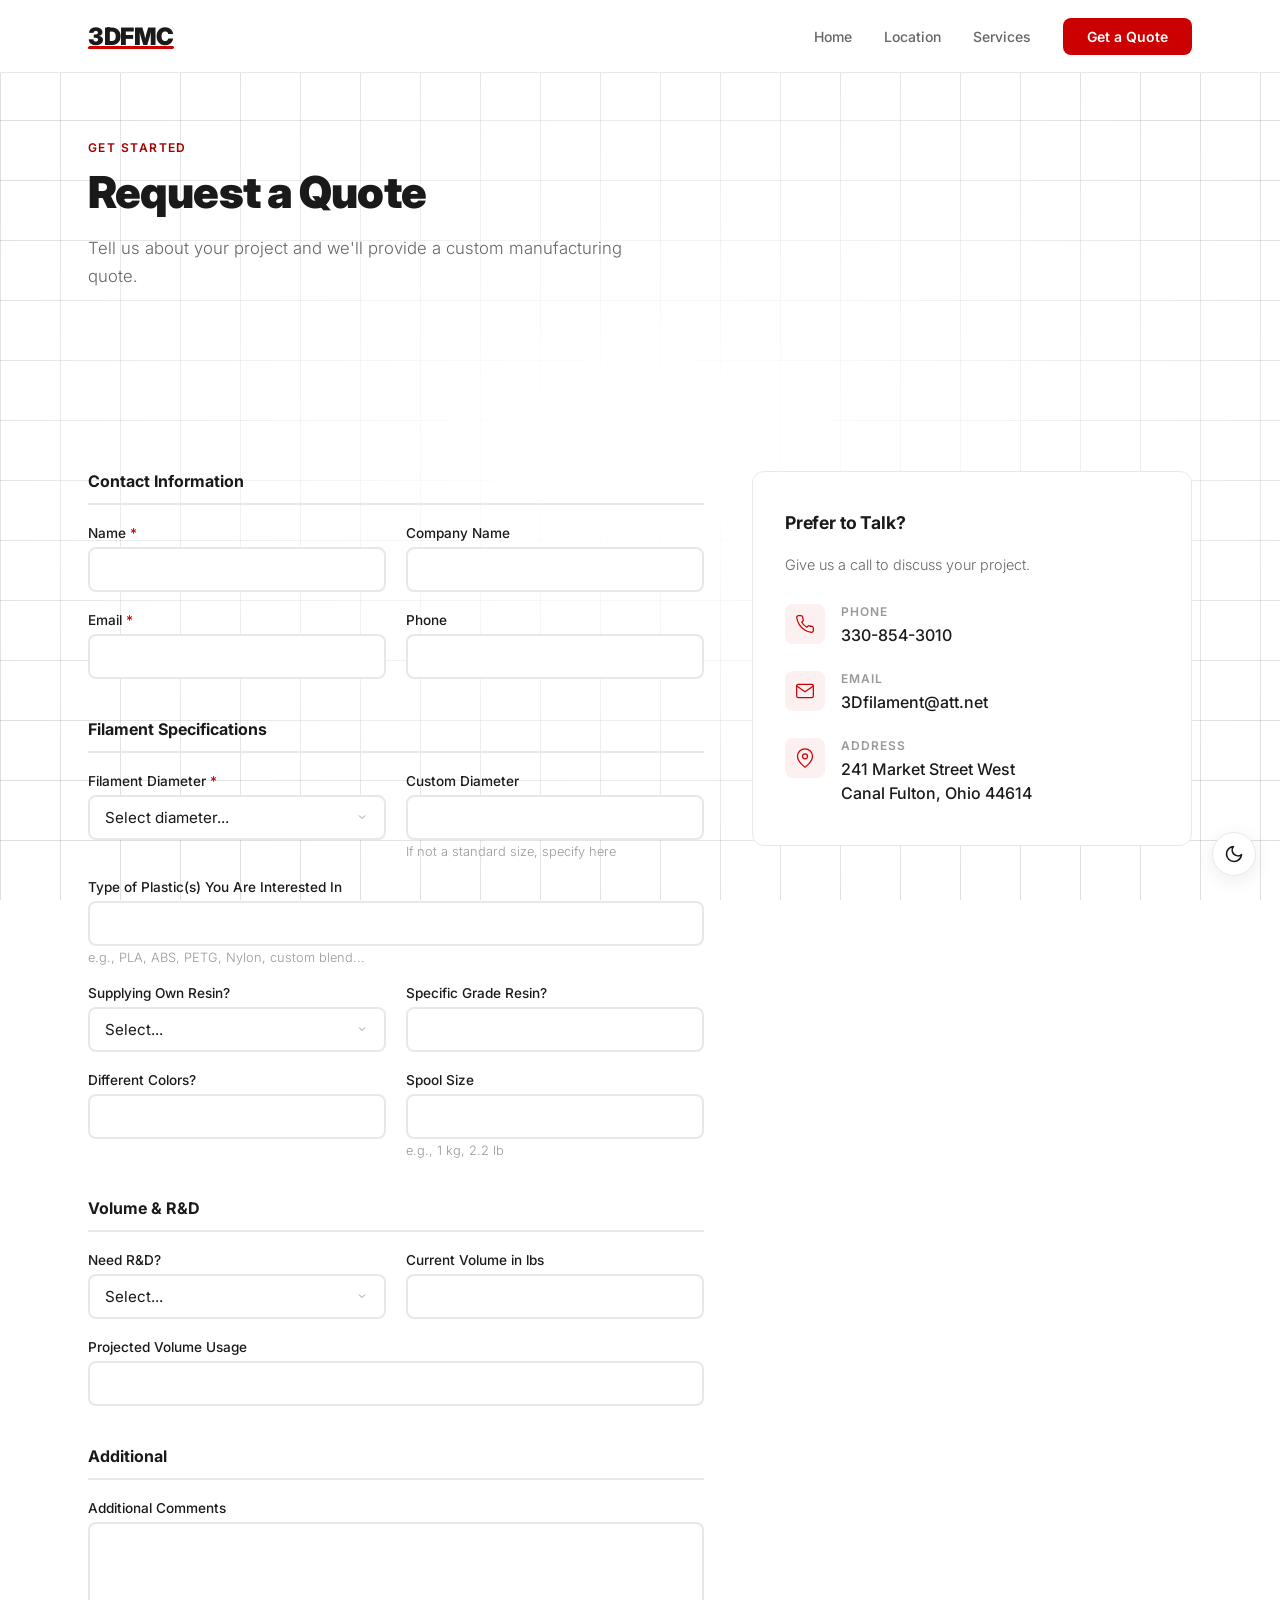
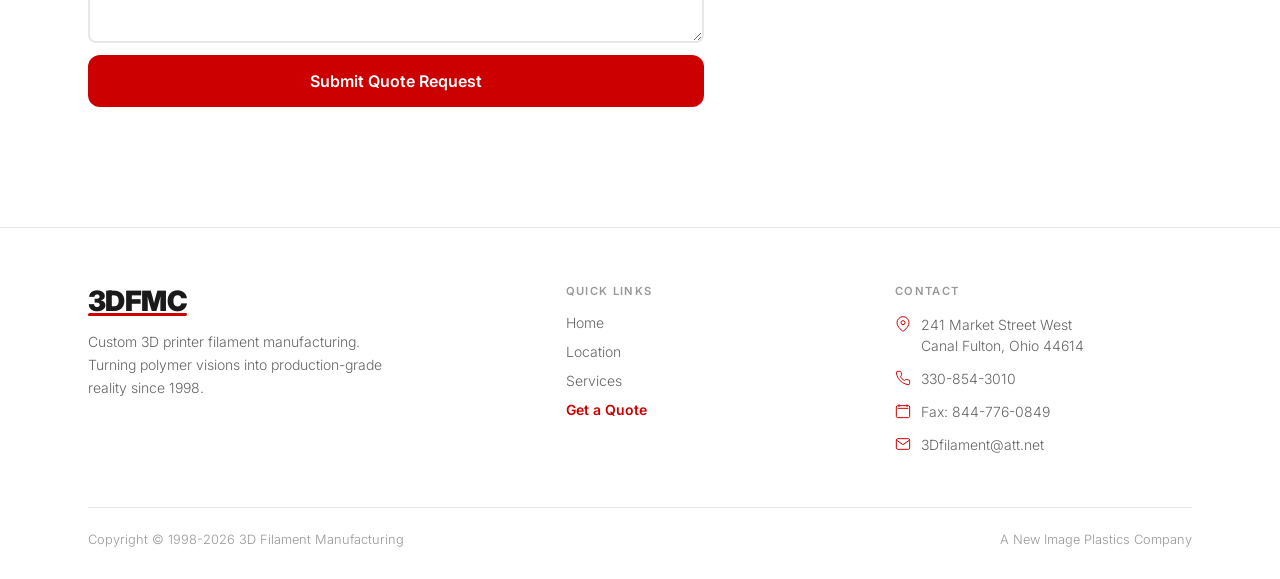
<file: quote.html>
<!DOCTYPE html>
<html lang="en">
<head>
  <meta charset="UTF-8">
  <meta name="viewport" content="width=device-width, initial-scale=1.0">
  <title>Request a Quote | 3D Filament Manufacturing Company</title>
  <meta name="description" content="Request a custom quote for 3D printer filament manufacturing. Custom extrusion, R&D, private labeling, special diameters and colors. Canal Fulton, Ohio since 1998.">
  <link rel="canonical" href="https://3dfilamentmanufacturing.com/quote.html">

  <!-- Open Graph -->
  <meta property="og:title" content="Request a Quote | 3D Filament Manufacturing Company">
  <meta property="og:description" content="Request a custom quote for 3D printer filament manufacturing. Custom extrusion, R&D, private labeling, special diameters and colors. Canal Fulton, Ohio since 1998.">
  <meta property="og:image" content="https://3dfilamentmanufacturing.com/assets/images/filament-packaged.jpg">
  <meta property="og:url" content="https://3dfilamentmanufacturing.com/quote.html">
  <meta property="og:type" content="website">

  <!-- Twitter Card -->
  <meta name="twitter:card" content="summary_large_image">
  <meta name="twitter:title" content="Request a Quote | 3D Filament Manufacturing Company">
  <meta name="twitter:description" content="Request a custom quote for 3D printer filament manufacturing. Custom extrusion, R&D, private labeling, special diameters and colors. Canal Fulton, Ohio since 1998.">
  <meta name="twitter:image" content="https://3dfilamentmanufacturing.com/assets/images/filament-packaged.jpg">

  <!-- Google Fonts -->
  <link rel="preconnect" href="https://fonts.googleapis.com">
  <link rel="preconnect" href="https://fonts.gstatic.com" crossorigin>
  <link href="https://fonts.googleapis.com/css2?family=Inter:wght@300;400;500;600;700;900&display=swap" rel="stylesheet">

  <!-- Stylesheet -->
  <link rel="stylesheet" href="css/styles.css">

  <!-- Favicon -->
  <link rel="icon" type="image/svg+xml" href="assets/favicon.svg">

  <!-- JSON-LD -->
  <script type="application/ld+json">
  {
    "@context": "https://schema.org",
    "@type": "LocalBusiness",
    "name": "3D Filament Manufacturing Company",
    "alternateName": "3DFMC",
    "url": "https://3dfilamentmanufacturing.com",
    "telephone": "+1-330-854-3010",
    "faxNumber": "+1-844-776-0849",
    "email": "3Dfilament@att.net",
    "address": {
      "@type": "PostalAddress",
      "streetAddress": "241 Market Street West",
      "addressLocality": "Canal Fulton",
      "addressRegion": "OH",
      "postalCode": "44614",
      "addressCountry": "US"
    },
    "geo": {
      "@type": "GeoCoordinates",
      "latitude": 40.8891,
      "longitude": -81.6059
    },
    "openingHours": "Mo-Su 00:00-23:59",
    "foundingDate": "1998",
    "image": "https://3dfilamentmanufacturing.com/assets/images/filament-packaged.jpg",
    "logo": "https://3dfilamentmanufacturing.com/assets/logo-header.png"
  }
  </script>
</head>
<body>

  <!-- Navigation -->
  <nav class="nav" id="nav">
    <div class="container nav-inner">
      <a href="index.html" class="nav-logo">
        <span class="nav-logo-swoosh">3DFMC</span>
      </a>
      <ul class="nav-links">
        <li><a href="index.html" class="nav-link">Home</a></li>
        <li><a href="location.html" class="nav-link">Location</a></li>
        <li><a href="services.html" class="nav-link">Services</a></li>
        <li><a href="quote.html" class="btn btn-primary">Get a Quote</a></li>
      </ul>
      <button class="hamburger" id="hamburger" aria-label="Toggle menu">
        <span></span>
        <span></span>
        <span></span>
      </button>
    </div>
  </nav>

  <!-- Mobile Menu -->
  <div class="mobile-menu" id="mobile-menu">
    <a href="index.html" class="mobile-link">Home</a>
    <a href="location.html" class="mobile-link">Location</a>
    <a href="services.html" class="mobile-link">Services</a>
    <a href="quote.html" class="btn btn-primary">Get a Quote</a>
  </div>

  <main>

    <!-- Page Header -->
    <section class="page-header">
      <div class="container">
        <div class="section-header">
          <div class="section-label fade-up">Get Started</div>
          <h1 class="section-title fade-up">Request a Quote</h1>
          <p class="section-desc fade-up">Tell us about your project and we'll provide a custom manufacturing quote.</p>
        </div>
      </div>
    </section>

    <!-- Quote Form -->
    <section class="section">
      <div class="container">
        <div class="form-layout">

          <!-- Left Column: Form -->
          <div>
            <form id="quote-form" data-action="https://tancz2uc6iuh35yxhtrsttdyzq0wsfnv.lambda-url.us-east-1.on.aws/">

              <!-- Group 1: Contact Information -->
              <h2 class="form-section-title">Contact Information</h2>
              <div class="form-grid form-grid-2col form-group-spacing">
                <div class="form-group">
                  <label class="form-label" for="name">Name <span class="required">*</span></label>
                  <input type="text" class="form-input" name="name" id="name" required maxlength="100">
                  <span class="form-error-text"></span>
                </div>
                <div class="form-group">
                  <label class="form-label" for="company">Company Name</label>
                  <input type="text" class="form-input" name="company" id="company" maxlength="150">
                </div>
              </div>
              <div class="form-grid form-grid-2col form-section-spacing">
                <div class="form-group">
                  <label class="form-label" for="email">Email <span class="required">*</span></label>
                  <input type="email" class="form-input" name="email" id="email" required maxlength="254">
                  <span class="form-error-text"></span>
                </div>
                <div class="form-group">
                  <label class="form-label" for="phone">Phone</label>
                  <input type="tel" class="form-input" name="phone" id="phone" maxlength="30">
                </div>
              </div>

              <!-- Group 2: Filament Specifications -->
              <h2 class="form-section-title">Filament Specifications</h2>
              <div class="form-grid form-grid-2col form-group-spacing">
                <div class="form-group">
                  <label class="form-label" for="diameter">Filament Diameter <span class="required">*</span></label>
                  <select class="form-select" name="diameter" id="diameter" required>
                    <option value="">Select diameter...</option>
                    <option value="1.75mm">1.75 mm - 0.068"</option>
                    <option value="3mm">3mm - 0.118"</option>
                  </select>
                  <span class="form-error-text"></span>
                </div>
                <div class="form-group">
                  <label class="form-label" for="custom_diameter">Custom Diameter</label>
                  <input type="text" class="form-input" name="custom_diameter" id="custom_diameter" maxlength="50">
                  <span class="form-hint">If not a standard size, specify here</span>
                </div>
              </div>
              <div class="form-grid form-group-spacing">
                <div class="form-group">
                  <label class="form-label" for="plastics">Type of Plastic(s) You Are Interested In</label>
                  <input type="text" class="form-input" name="plastics" id="plastics" maxlength="500">
                  <span class="form-hint">e.g., PLA, ABS, PETG, Nylon, custom blend...</span>
                </div>
              </div>
              <div class="form-grid form-grid-2col form-group-spacing">
                <div class="form-group">
                  <label class="form-label" for="own_resin">Supplying Own Resin?</label>
                  <select class="form-select" name="own_resin" id="own_resin">
                    <option value="">Select...</option>
                    <option value="Yes">Yes</option>
                    <option value="No">No</option>
                  </select>
                </div>
                <div class="form-group">
                  <label class="form-label" for="grade_resin">Specific Grade Resin?</label>
                  <input type="text" class="form-input" name="grade_resin" id="grade_resin" maxlength="200">
                </div>
              </div>
              <div class="form-grid form-grid-2col form-section-spacing">
                <div class="form-group">
                  <label class="form-label" for="colors">Different Colors?</label>
                  <input type="text" class="form-input" name="colors" id="colors" maxlength="300">
                </div>
                <div class="form-group">
                  <label class="form-label" for="spool_size">Spool Size</label>
                  <input type="text" class="form-input" name="spool_size" id="spool_size" maxlength="100">
                  <span class="form-hint">e.g., 1 kg, 2.2 lb</span>
                </div>
              </div>

              <!-- Group 3: Volume & R&D -->
              <h2 class="form-section-title">Volume &amp; R&amp;D</h2>
              <div class="form-grid form-grid-2col form-group-spacing">
                <div class="form-group">
                  <label class="form-label" for="need_rd">Need R&amp;D?</label>
                  <select class="form-select" name="need_rd" id="need_rd">
                    <option value="">Select...</option>
                    <option value="Yes">Yes</option>
                    <option value="No">No</option>
                  </select>
                </div>
                <div class="form-group">
                  <label class="form-label" for="current_volume">Current Volume in lbs</label>
                  <input type="text" class="form-input" name="current_volume" id="current_volume" maxlength="100">
                </div>
              </div>
              <div class="form-grid form-section-spacing">
                <div class="form-group">
                  <label class="form-label" for="projected_volume">Projected Volume Usage</label>
                  <input type="text" class="form-input" name="projected_volume" id="projected_volume" maxlength="100">
                </div>
              </div>

              <!-- Group 4: Additional -->
              <h2 class="form-section-title">Additional</h2>
              <div class="form-grid">
                <div class="form-group">
                  <label class="form-label" for="comments">Additional Comments</label>
                  <textarea class="form-textarea" name="comments" id="comments" rows="5" maxlength="5000"></textarea>
                </div>
              </div>

              <!-- Honeypot -->
              <div class="honeypot">
                <label for="website">Website</label>
                <input type="text" name="website" id="website" tabindex="-1" autocomplete="off">
              </div>

              <!-- Hidden Timestamp -->
              <input type="hidden" name="form_loaded_at" id="form-loaded-at" value="">

              <!-- Form Message -->
              <div id="form-message" class="form-message"></div>

              <!-- Submit -->
              <button type="submit" class="btn btn-primary btn-large form-submit">Submit Quote Request</button>

            </form>
          </div>

          <!-- Right Column: Contact Sidebar -->
          <div>
            <div class="contact-card">
              <h3 class="sidebar-title">Prefer to Talk?</h3>
              <p class="sidebar-desc">Give us a call to discuss your project.</p>

              <div class="contact-item">
                <div class="contact-item-icon">
                  <svg width="20" height="20" viewBox="0 0 24 24" fill="none" stroke="currentColor" stroke-width="1.5" stroke-linecap="round" stroke-linejoin="round">
                    <path d="M22 16.92v3a2 2 0 01-2.18 2 19.79 19.79 0 01-8.63-3.07 19.5 19.5 0 01-6-6 19.79 19.79 0 01-3.07-8.67A2 2 0 014.11 2h3a2 2 0 012 1.72 12.84 12.84 0 00.7 2.81 2 2 0 01-.45 2.11L8.09 9.91a16 16 0 006 6l1.27-1.27a2 2 0 012.11-.45 12.84 12.84 0 002.81.7A2 2 0 0122 16.92z"></path>
                  </svg>
                </div>
                <div>
                  <div class="contact-item-label">Phone</div>
                  <div class="contact-item-value"><a href="tel:330-854-3010">330-854-3010</a></div>
                </div>
              </div>

              <div class="contact-item">
                <div class="contact-item-icon">
                  <svg width="20" height="20" viewBox="0 0 24 24" fill="none" stroke="currentColor" stroke-width="1.5" stroke-linecap="round" stroke-linejoin="round">
                    <path d="M4 4h16c1.1 0 2 .9 2 2v12c0 1.1-.9 2-2 2H4c-1.1 0-2-.9-2-2V6c0-1.1.9-2 2-2z"></path>
                    <polyline points="22,6 12,13 2,6"></polyline>
                  </svg>
                </div>
                <div>
                  <div class="contact-item-label">Email</div>
                  <div class="contact-item-value"><a href="mailto:3Dfilament@att.net">3Dfilament@att.net</a></div>
                </div>
              </div>

              <div class="contact-item">
                <div class="contact-item-icon">
                  <svg width="20" height="20" viewBox="0 0 24 24" fill="none" stroke="currentColor" stroke-width="1.5" stroke-linecap="round" stroke-linejoin="round">
                    <path d="M21 10c0 7-9 13-9 13s-9-6-9-13a9 9 0 0118 0z"></path>
                    <circle cx="12" cy="10" r="3"></circle>
                  </svg>
                </div>
                <div>
                  <div class="contact-item-label">Address</div>
                  <div class="contact-item-value">241 Market Street West<br>Canal Fulton, Ohio 44614</div>
                </div>
              </div>
            </div>
          </div>

        </div>
      </div>
    </section>

  </main>

  <footer class="footer">
    <div class="container">
      <div class="footer-inner">
        <div>
          <div class="footer-brand">
            <span class="footer-brand-swoosh">3DFMC</span>
          </div>
          <p class="footer-desc">Custom 3D printer filament manufacturing. Turning polymer visions into production-grade reality since 1998.</p>
        </div>
        <div>
          <div class="footer-heading">Quick Links</div>
          <a href="index.html" class="footer-link">Home</a>
          <a href="location.html" class="footer-link">Location</a>
          <a href="services.html" class="footer-link">Services</a>
          <a href="quote.html" class="footer-link-cta">Get a Quote</a>
        </div>
        <div>
          <div class="footer-heading">Contact</div>
          <div class="footer-contact-item">
            <svg viewBox="0 0 24 24"><path d="M21 10c0 7-9 13-9 13s-9-6-9-13a9 9 0 0 1 18 0z"/><circle cx="12" cy="10" r="3"/></svg>
            <span>241 Market Street West<br>Canal Fulton, Ohio 44614</span>
          </div>
          <div class="footer-contact-item">
            <svg viewBox="0 0 24 24"><path d="M22 16.92v3a2 2 0 0 1-2.18 2 19.79 19.79 0 0 1-8.63-3.07 19.5 19.5 0 0 1-6-6 19.79 19.79 0 0 1-3.07-8.67A2 2 0 0 1 4.11 2h3a2 2 0 0 1 2 1.72c.127.96.361 1.903.7 2.81a2 2 0 0 1-.45 2.11L8.09 9.91a16 16 0 0 0 6 6l1.27-1.27a2 2 0 0 1 2.11-.45c.907.339 1.85.573 2.81.7A2 2 0 0 1 22 16.92z"/></svg>
            <a href="tel:+13308543010">330-854-3010</a>
          </div>
          <div class="footer-contact-item">
            <svg viewBox="0 0 24 24"><path d="M6 2v4M18 2v4M4 8h16M4 4h16a2 2 0 0 1 2 2v14a2 2 0 0 1-2 2H4a2 2 0 0 1-2-2V6a2 2 0 0 1 2-2z"/></svg>
            <span>Fax: 844-776-0849</span>
          </div>
          <div class="footer-contact-item">
            <svg viewBox="0 0 24 24"><path d="M4 4h16c1.1 0 2 .9 2 2v12c0 1.1-.9 2-2 2H4c-1.1 0-2-.9-2-2V6c0-1.1.9-2 2-2z"/><polyline points="22,6 12,13 2,6"/></svg>
            <a href="mailto:3Dfilament@att.net">3Dfilament@att.net</a>
          </div>
        </div>
      </div>
      <div class="footer-bar">
        <p>Copyright &copy; 1998-<span id="copyright-year"></span> 3D Filament Manufacturing</p>
        <p>A <a href="https://newimageplastics.us/" target="_blank" rel="noopener">New Image Plastics</a> Company</p>
      </div>
    </div>
  </footer>

  <button class="theme-toggle" id="theme-toggle" aria-label="Toggle dark mode">
    <svg class="icon-moon" viewBox="0 0 24 24"><path d="M21 12.79A9 9 0 1 1 11.21 3 7 7 0 0 0 21 12.79z"/></svg>
    <svg class="icon-sun" viewBox="0 0 24 24"><circle cx="12" cy="12" r="5"/><line x1="12" y1="1" x2="12" y2="3"/><line x1="12" y1="21" x2="12" y2="23"/><line x1="4.22" y1="4.22" x2="5.64" y2="5.64"/><line x1="18.36" y1="18.36" x2="19.78" y2="19.78"/><line x1="1" y1="12" x2="3" y2="12"/><line x1="21" y1="12" x2="23" y2="12"/><line x1="4.22" y1="19.78" x2="5.64" y2="18.36"/><line x1="18.36" y1="5.64" x2="19.78" y2="4.22"/></svg>
  </button>

  <script src="js/main.js"></script>
  <script src="js/form.js"></script>
  <script>
  document.getElementById('copyright-year').textContent = new Date().getFullYear()
  </script>
</body>
</html>
</file>
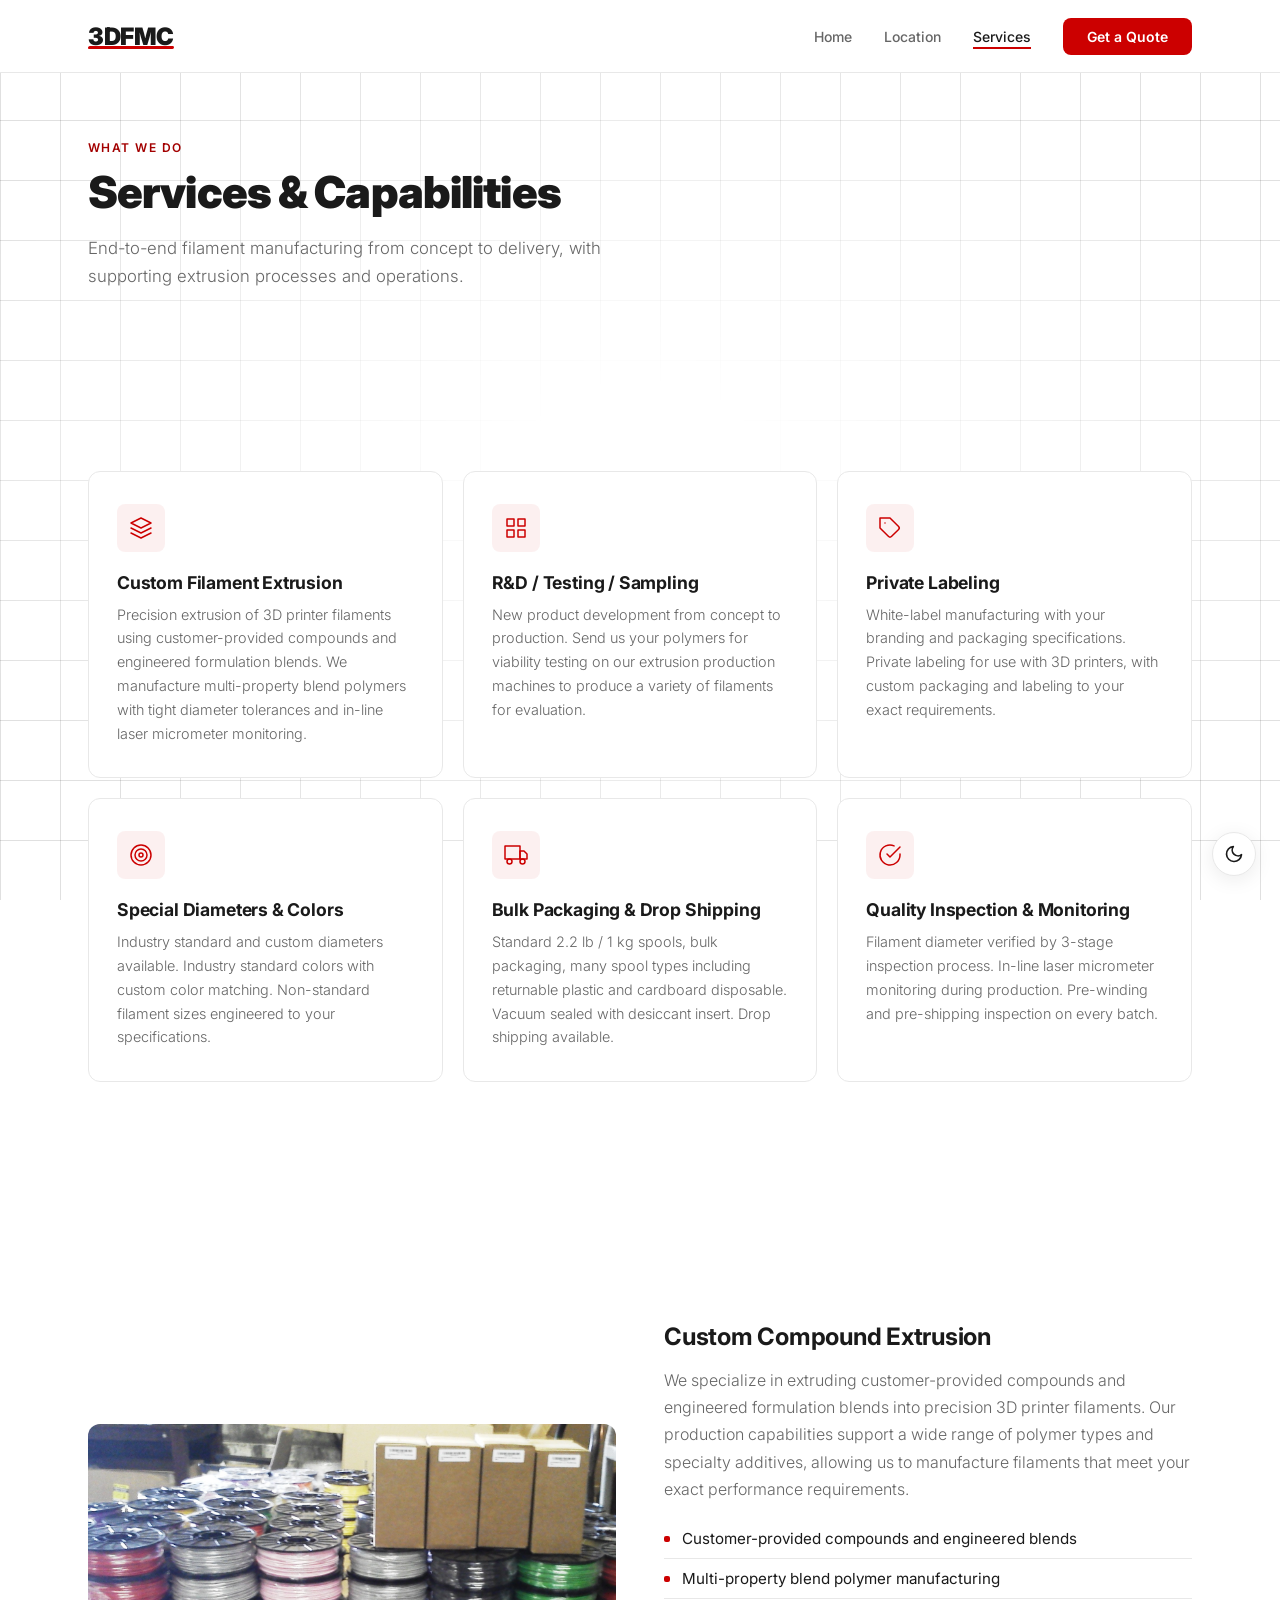
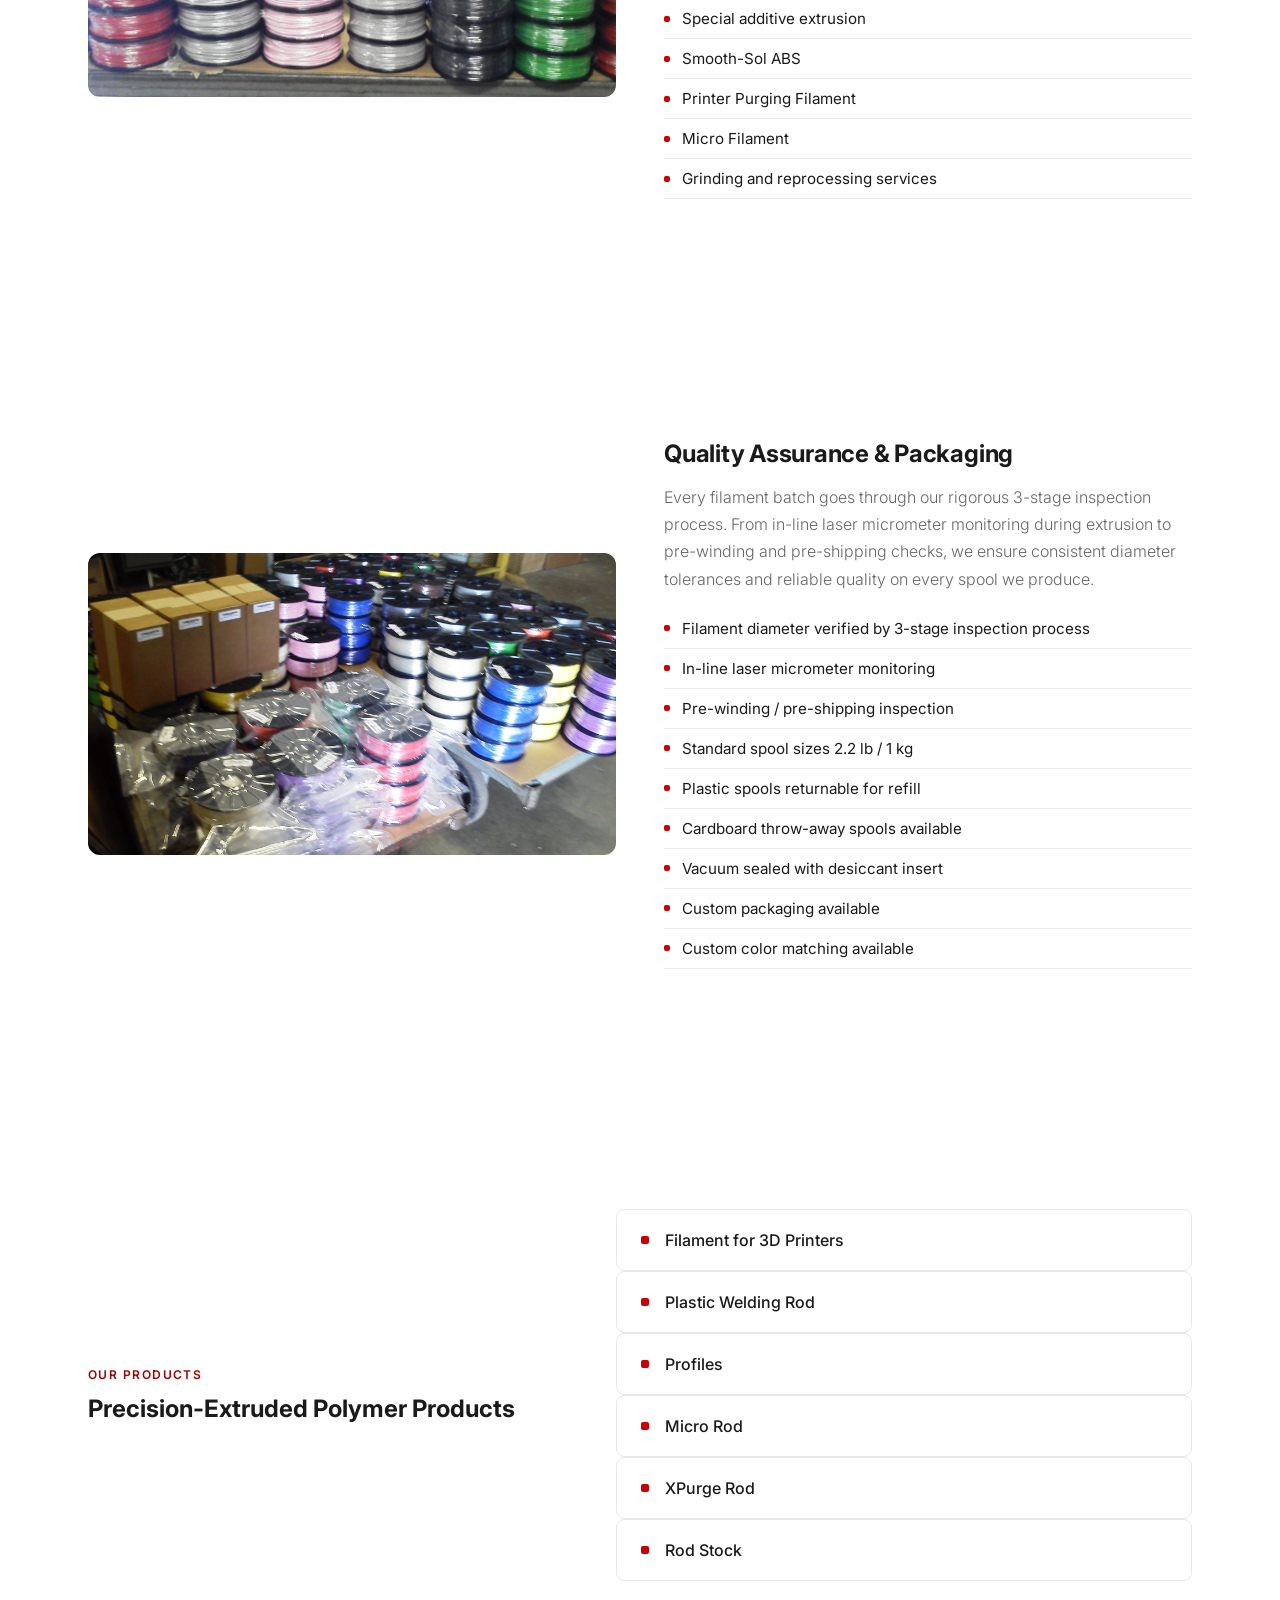
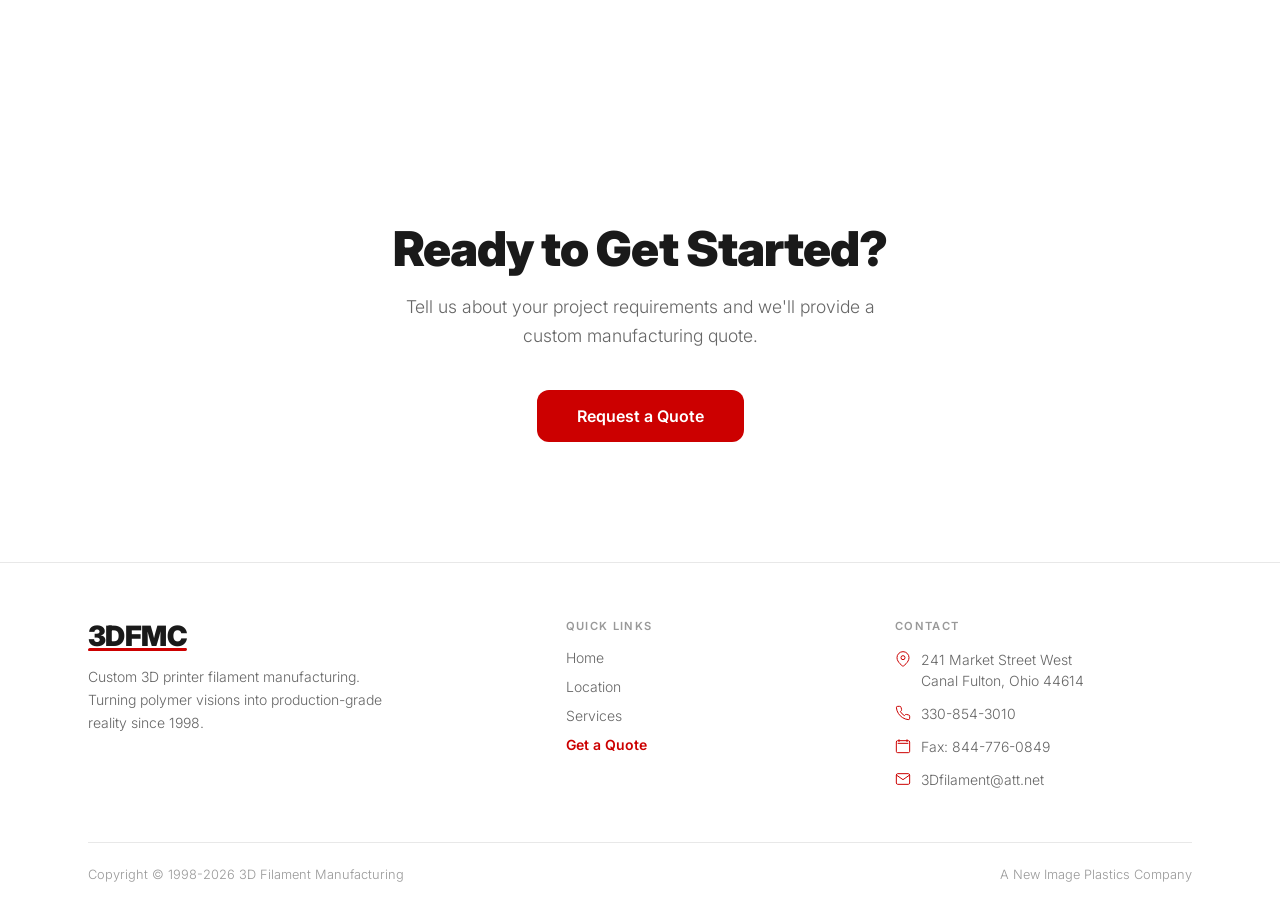
<file: services.html>
<!DOCTYPE html>
<html lang="en">
<head>
  <meta charset="UTF-8">
  <meta name="viewport" content="width=device-width, initial-scale=1.0">
  <title>Services & Capabilities | 3D Filament Manufacturing Company</title>
  <meta name="description" content="Custom filament extrusion, R&D, private labeling, special diameters & colors, grinding, reprocessing, and bulk packaging. Full-service 3D printer filament manufacturing since 1998.">
  <link rel="canonical" href="https://3dfilamentmanufacturing.com/services.html">

  <!-- Open Graph -->
  <meta property="og:title" content="Services & Capabilities | 3D Filament Manufacturing Company">
  <meta property="og:description" content="Custom filament extrusion, R&D, private labeling, special diameters & colors, grinding, reprocessing, and bulk packaging. Full-service 3D printer filament manufacturing since 1998.">
  <meta property="og:image" content="https://3dfilamentmanufacturing.com/assets/images/filament-spools-service.jpg">
  <meta property="og:url" content="https://3dfilamentmanufacturing.com/services.html">
  <meta property="og:type" content="website">

  <!-- Twitter Card -->
  <meta name="twitter:card" content="summary_large_image">
  <meta name="twitter:title" content="Services & Capabilities | 3D Filament Manufacturing Company">
  <meta name="twitter:description" content="Custom filament extrusion, R&D, private labeling, special diameters & colors, grinding, reprocessing, and bulk packaging. Full-service 3D printer filament manufacturing since 1998.">
  <meta name="twitter:image" content="https://3dfilamentmanufacturing.com/assets/images/filament-spools-service.jpg">

  <!-- Google Fonts -->
  <link rel="preconnect" href="https://fonts.googleapis.com">
  <link rel="preconnect" href="https://fonts.gstatic.com" crossorigin>
  <link href="https://fonts.googleapis.com/css2?family=Inter:wght@300;400;500;600;700;900&display=swap" rel="stylesheet">

  <!-- Stylesheet -->
  <link rel="stylesheet" href="css/styles.css">

  <!-- Favicon -->
  <link rel="icon" type="image/svg+xml" href="assets/favicon.svg">

  <!-- JSON-LD -->
  <script type="application/ld+json">
  {
    "@context": "https://schema.org",
    "@type": "LocalBusiness",
    "name": "3D Filament Manufacturing Company",
    "alternateName": "3DFMC",
    "url": "https://3dfilamentmanufacturing.com",
    "telephone": "+1-330-854-3010",
    "faxNumber": "+1-844-776-0849",
    "email": "3Dfilament@att.net",
    "address": {
      "@type": "PostalAddress",
      "streetAddress": "241 Market Street West",
      "addressLocality": "Canal Fulton",
      "addressRegion": "OH",
      "postalCode": "44614",
      "addressCountry": "US"
    },
    "geo": {
      "@type": "GeoCoordinates",
      "latitude": 40.8891,
      "longitude": -81.6059
    },
    "openingHours": "Mo-Su 00:00-23:59",
    "foundingDate": "1998",
    "image": "https://3dfilamentmanufacturing.com/assets/images/filament-packaged.jpg",
    "logo": "https://3dfilamentmanufacturing.com/assets/logo-header.png"
  }
  </script>
</head>
<body>

  <!-- Navigation -->
  <nav class="nav" id="nav">
    <div class="container nav-inner">
      <a href="index.html" class="nav-logo">
        <span class="nav-logo-swoosh">3DFMC</span>
      </a>
      <ul class="nav-links">
        <li><a href="index.html" class="nav-link">Home</a></li>
        <li><a href="location.html" class="nav-link">Location</a></li>
        <li><a href="services.html" class="nav-link active">Services</a></li>
        <li><a href="quote.html" class="btn btn-primary">Get a Quote</a></li>
      </ul>
      <button class="hamburger" id="hamburger" aria-label="Toggle menu">
        <span></span>
        <span></span>
        <span></span>
      </button>
    </div>
  </nav>

  <!-- Mobile Menu -->
  <div class="mobile-menu" id="mobile-menu">
    <a href="index.html" class="mobile-link">Home</a>
    <a href="location.html" class="mobile-link">Location</a>
    <a href="services.html" class="mobile-link">Services</a>
    <a href="quote.html" class="btn btn-primary">Get a Quote</a>
  </div>

  <main>

    <!-- Page Header -->
    <section class="page-header">
      <div class="container">
        <div class="section-header">
          <div class="section-label fade-up">What We Do</div>
          <h1 class="section-title fade-up">Services &amp; Capabilities</h1>
          <p class="section-desc fade-up">End-to-end filament manufacturing from concept to delivery, with supporting extrusion processes and operations.</p>
        </div>
      </div>
    </section>

    <!-- Services Grid -->
    <section class="services section">
      <div class="container">
        <div class="services-grid">

          <!-- Custom Filament Extrusion -->
          <div class="service-card fade-up">
            <div class="service-icon">
              <svg width="24" height="24" viewBox="0 0 24 24" fill="none" stroke="currentColor" stroke-width="2" stroke-linecap="round" stroke-linejoin="round">
                <polygon points="12 2 2 7 12 12 22 7 12 2"></polygon>
                <polyline points="2 17 12 22 22 17"></polyline>
                <polyline points="2 12 12 17 22 12"></polyline>
              </svg>
            </div>
            <h3>Custom Filament Extrusion</h3>
            <p>Precision extrusion of 3D printer filaments using customer-provided compounds and engineered formulation blends. We manufacture multi-property blend polymers with tight diameter tolerances and in-line laser micrometer monitoring.</p>
          </div>

          <!-- R&D, Testing & Sampling -->
          <div class="service-card fade-up">
            <div class="service-icon">
              <svg width="24" height="24" viewBox="0 0 24 24" fill="none" stroke="currentColor" stroke-width="2" stroke-linecap="round" stroke-linejoin="round">
                <rect x="3" y="3" width="7" height="7"></rect>
                <rect x="14" y="3" width="7" height="7"></rect>
                <rect x="3" y="14" width="7" height="7"></rect>
                <rect x="14" y="14" width="7" height="7"></rect>
              </svg>
            </div>
            <h3>R&amp;D / Testing / Sampling</h3>
            <p>New product development from concept to production. Send us your polymers for viability testing on our extrusion production machines to produce a variety of filaments for evaluation.</p>
          </div>

          <!-- Private Labeling -->
          <div class="service-card fade-up">
            <div class="service-icon">
              <svg width="24" height="24" viewBox="0 0 24 24" fill="none" stroke="currentColor" stroke-width="2" stroke-linecap="round" stroke-linejoin="round">
                <path d="M20.59 13.41l-7.17 7.17a2 2 0 01-2.83 0L2 12V2h10l8.59 8.59a2 2 0 010 2.82z"></path>
                <line x1="7" y1="7" x2="7.01" y2="7"></line>
              </svg>
            </div>
            <h3>Private Labeling</h3>
            <p>White-label manufacturing with your branding and packaging specifications. Private labeling for use with 3D printers, with custom packaging and labeling to your exact requirements.</p>
          </div>

          <!-- Special Diameters & Colors -->
          <div class="service-card fade-up">
            <div class="service-icon">
              <svg width="24" height="24" viewBox="0 0 24 24" fill="none" stroke="currentColor" stroke-width="2" stroke-linecap="round" stroke-linejoin="round">
                <circle cx="12" cy="12" r="10"></circle>
                <circle cx="12" cy="12" r="6"></circle>
                <circle cx="12" cy="12" r="2"></circle>
              </svg>
            </div>
            <h3>Special Diameters &amp; Colors</h3>
            <p>Industry standard and custom diameters available. Industry standard colors with custom color matching. Non-standard filament sizes engineered to your specifications.</p>
          </div>

          <!-- Bulk Packaging & Drop Shipping -->
          <div class="service-card fade-up">
            <div class="service-icon">
              <svg width="24" height="24" viewBox="0 0 24 24" fill="none" stroke="currentColor" stroke-width="2" stroke-linecap="round" stroke-linejoin="round">
                <rect x="1" y="3" width="15" height="13"></rect>
                <polygon points="16 8 20 8 23 11 23 16 16 16 16 8"></polygon>
                <circle cx="5.5" cy="18.5" r="2.5"></circle>
                <circle cx="18.5" cy="18.5" r="2.5"></circle>
              </svg>
            </div>
            <h3>Bulk Packaging &amp; Drop Shipping</h3>
            <p>Standard 2.2 lb / 1 kg spools, bulk packaging, many spool types including returnable plastic and cardboard disposable. Vacuum sealed with desiccant insert. Drop shipping available.</p>
          </div>

          <!-- Quality Inspection & Monitoring -->
          <div class="service-card fade-up">
            <div class="service-icon">
              <svg width="24" height="24" viewBox="0 0 24 24" fill="none" stroke="currentColor" stroke-width="2" stroke-linecap="round" stroke-linejoin="round">
                <path d="M22 11.08V12a10 10 0 11-5.93-9.14"></path>
                <polyline points="22 4 12 14.01 9 11.01"></polyline>
              </svg>
            </div>
            <h3>Quality Inspection &amp; Monitoring</h3>
            <p>Filament diameter verified by 3-stage inspection process. In-line laser micrometer monitoring during production. Pre-winding and pre-shipping inspection on every batch.</p>
          </div>

        </div>
      </div>
    </section>

    <!-- Detailed Capability: Custom Extrusion -->
    <section class="section">
      <div class="container">
        <div class="content-block">
          <div>
            <img src="assets/images/filament-spools-service.jpg" alt="Colored 3D printer filament spools in production" class="fade-up">
          </div>
          <div>
            <h3 class="fade-up">Custom Compound Extrusion</h3>
            <p class="fade-up">We specialize in extruding customer-provided compounds and engineered formulation blends into precision 3D printer filaments. Our production capabilities support a wide range of polymer types and specialty additives, allowing us to manufacture filaments that meet your exact performance requirements.</p>
            <ul class="fade-up">
              <li>Customer-provided compounds and engineered blends</li>
              <li>Multi-property blend polymer manufacturing</li>
              <li>Special additive extrusion</li>
              <li>Smooth-Sol ABS</li>
              <li>Printer Purging Filament</li>
              <li>Micro Filament</li>
              <li>Grinding and reprocessing services</li>
            </ul>
          </div>
        </div>
      </div>
    </section>

    <!-- Detailed Capability: Quality & Packaging -->
    <section class="section bg-gray">
      <div class="container">
        <div class="content-block reverse">
          <div>
            <h3 class="fade-up">Quality Assurance &amp; Packaging</h3>
            <p class="fade-up">Every filament batch goes through our rigorous 3-stage inspection process. From in-line laser micrometer monitoring during extrusion to pre-winding and pre-shipping checks, we ensure consistent diameter tolerances and reliable quality on every spool we produce.</p>
            <ul class="fade-up">
              <li>Filament diameter verified by 3-stage inspection process</li>
              <li>In-line laser micrometer monitoring</li>
              <li>Pre-winding / pre-shipping inspection</li>
              <li>Standard spool sizes 2.2 lb / 1 kg</li>
              <li>Plastic spools returnable for refill</li>
              <li>Cardboard throw-away spools available</li>
              <li>Vacuum sealed with desiccant insert</li>
              <li>Custom packaging available</li>
              <li>Custom color matching available</li>
            </ul>
          </div>
          <div>
            <img src="assets/images/filament-packaged.jpg" alt="Filament spools packaged and ready for shipping" class="fade-up">
          </div>
        </div>
      </div>
    </section>

    <!-- Products -->
    <section class="products section">
      <div class="container">
        <div class="products-content">
          <div class="products-header">
            <div class="section-label fade-up">Our Products</div>
            <h2 class="fade-up">Precision-Extruded Polymer Products</h2>
          </div>
          <div class="products-list fade-up">
            <div class="product-item">
              <span class="product-bullet"></span>
              <span>Filament for 3D Printers</span>
            </div>
            <div class="product-item">
              <span class="product-bullet"></span>
              <span>Plastic Welding Rod</span>
            </div>
            <div class="product-item">
              <span class="product-bullet"></span>
              <span>Profiles</span>
            </div>
            <div class="product-item">
              <span class="product-bullet"></span>
              <span>Micro Rod</span>
            </div>
            <div class="product-item">
              <span class="product-bullet"></span>
              <span>XPurge Rod</span>
            </div>
            <div class="product-item">
              <span class="product-bullet"></span>
              <span>Rod Stock</span>
            </div>
          </div>
        </div>
      </div>
    </section>

    <!-- CTA -->
    <section class="cta">
      <div class="container">
        <div class="cta-content fade-up">
          <h2>Ready to Get Started?</h2>
          <p>Tell us about your project requirements and we'll provide a custom manufacturing quote.</p>
          <a href="quote.html" class="btn btn-primary btn-large">Request a Quote</a>
        </div>
      </div>
    </section>

  </main>

  <footer class="footer">
    <div class="container">
      <div class="footer-inner">
        <div>
          <div class="footer-brand">
            <span class="footer-brand-swoosh">3DFMC</span>
          </div>
          <p class="footer-desc">Custom 3D printer filament manufacturing. Turning polymer visions into production-grade reality since 1998.</p>
        </div>
        <div>
          <div class="footer-heading">Quick Links</div>
          <a href="index.html" class="footer-link">Home</a>
          <a href="location.html" class="footer-link">Location</a>
          <a href="services.html" class="footer-link">Services</a>
          <a href="quote.html" class="footer-link-cta">Get a Quote</a>
        </div>
        <div>
          <div class="footer-heading">Contact</div>
          <div class="footer-contact-item">
            <svg viewBox="0 0 24 24"><path d="M21 10c0 7-9 13-9 13s-9-6-9-13a9 9 0 0 1 18 0z"/><circle cx="12" cy="10" r="3"/></svg>
            <span>241 Market Street West<br>Canal Fulton, Ohio 44614</span>
          </div>
          <div class="footer-contact-item">
            <svg viewBox="0 0 24 24"><path d="M22 16.92v3a2 2 0 0 1-2.18 2 19.79 19.79 0 0 1-8.63-3.07 19.5 19.5 0 0 1-6-6 19.79 19.79 0 0 1-3.07-8.67A2 2 0 0 1 4.11 2h3a2 2 0 0 1 2 1.72c.127.96.361 1.903.7 2.81a2 2 0 0 1-.45 2.11L8.09 9.91a16 16 0 0 0 6 6l1.27-1.27a2 2 0 0 1 2.11-.45c.907.339 1.85.573 2.81.7A2 2 0 0 1 22 16.92z"/></svg>
            <a href="tel:+13308543010">330-854-3010</a>
          </div>
          <div class="footer-contact-item">
            <svg viewBox="0 0 24 24"><path d="M6 2v4M18 2v4M4 8h16M4 4h16a2 2 0 0 1 2 2v14a2 2 0 0 1-2 2H4a2 2 0 0 1-2-2V6a2 2 0 0 1 2-2z"/></svg>
            <span>Fax: 844-776-0849</span>
          </div>
          <div class="footer-contact-item">
            <svg viewBox="0 0 24 24"><path d="M4 4h16c1.1 0 2 .9 2 2v12c0 1.1-.9 2-2 2H4c-1.1 0-2-.9-2-2V6c0-1.1.9-2 2-2z"/><polyline points="22,6 12,13 2,6"/></svg>
            <a href="mailto:3Dfilament@att.net">3Dfilament@att.net</a>
          </div>
        </div>
      </div>
      <div class="footer-bar">
        <p>Copyright &copy; 1998-<span id="copyright-year"></span> 3D Filament Manufacturing</p>
        <p>A <a href="https://newimageplastics.us/" target="_blank" rel="noopener">New Image Plastics</a> Company</p>
      </div>
    </div>
  </footer>

  <button class="theme-toggle" id="theme-toggle" aria-label="Toggle dark mode">
    <svg class="icon-moon" viewBox="0 0 24 24"><path d="M21 12.79A9 9 0 1 1 11.21 3 7 7 0 0 0 21 12.79z"/></svg>
    <svg class="icon-sun" viewBox="0 0 24 24"><circle cx="12" cy="12" r="5"/><line x1="12" y1="1" x2="12" y2="3"/><line x1="12" y1="21" x2="12" y2="23"/><line x1="4.22" y1="4.22" x2="5.64" y2="5.64"/><line x1="18.36" y1="18.36" x2="19.78" y2="19.78"/><line x1="1" y1="12" x2="3" y2="12"/><line x1="21" y1="12" x2="23" y2="12"/><line x1="4.22" y1="19.78" x2="5.64" y2="18.36"/><line x1="18.36" y1="5.64" x2="19.78" y2="4.22"/></svg>
  </button>

  <script src="js/main.js"></script>
  <script>
  document.getElementById('copyright-year').textContent = new Date().getFullYear()
  </script>
</body>
</html>
</file>
<file: css/styles.css>
/* ========================================
   RESET & BASE
   ======================================== */
*, *::before, *::after {
  margin: 0;
  padding: 0;
  box-sizing: border-box;
}

html {
  scroll-behavior: smooth;
  font-size: 16px;
}

body {
  font-family: 'Inter', -apple-system, BlinkMacSystemFont, sans-serif;
  font-weight: 300;
  color: var(--text);
  background-color: var(--bg);
  position: relative;
}

body::before {
  content: '';
  position: fixed;
  inset: 0;
  z-index: -1;
  background-image:
    linear-gradient(var(--grid-line) 1px, transparent 1px),
    linear-gradient(90deg, var(--grid-line) 1px, transparent 1px);
  background-size: 60px 60px;
  mask-image: radial-gradient(ellipse 80% 70% at 50% 50%, transparent 10%, black 75%);
  -webkit-mask-image: radial-gradient(ellipse 80% 70% at 50% 50%, transparent 10%, black 75%);
  pointer-events: none;
  line-height: 1.6;
  -webkit-font-smoothing: antialiased;
  -moz-osx-font-smoothing: grayscale;
  transition: background-color 0.3s ease, color 0.3s ease;
}

a {
  text-decoration: none;
  color: inherit;
}

ul {
  list-style: none;
}

img {
  max-width: 100%;
  display: block;
}

/* ========================================
   CSS CUSTOM PROPERTIES
   ======================================== */
:root {
  --bg: #FFFFFF;
  --grid-line: rgba(0,0,0,0.12);
  --text: #1A1A1A;
  --text-secondary: #666666;
  --text-muted: #999999;
  --surface: #FFFFFF;
  --surface-hover: #F8F8F8;
  --border: #E8E8E8;
  --nav-bg: #FFFFFF;
  --footer-bg: #111111;
  --dark-section: #1A1A1A;
  --red: #CC0000;
  --red-hover: #A30000;
  --red-light: rgba(204, 0, 0, 0.06);
  --red-dark: #A30000;
  --shadow-sm: 0 1px 3px rgba(0,0,0,0.06);
  --shadow-md: 0 4px 20px rgba(0,0,0,0.08);
  --shadow-lg: 0 8px 40px rgba(0,0,0,0.12);
  --radius: 8px;
  --radius-lg: 12px;
  --transition: 0.25s cubic-bezier(0.4, 0, 0.2, 1);
  --max-width: 1200px;
}

[data-theme="dark"] {
  --bg: #0D0D0D;
  --grid-line: rgba(255,255,255,0.08);
  --text: #E8E8E8;
  --text-secondary: #A0A0A0;
  --text-muted: #707070;
  --surface: #1A1A1A;
  --surface-hover: #222222;
  --border: #2A2A2A;
  --nav-bg: #0D0D0D;
  --footer-bg: #000000;
  --dark-section: #141414;
  --red: #E63333;
  --red-hover: #CC0000;
  --red-light: rgba(230, 51, 51, 0.1);
  --red-dark: #E63333;
  --shadow-sm: 0 1px 3px rgba(0,0,0,0.3);
  --shadow-md: 0 4px 20px rgba(0,0,0,0.4);
  --shadow-lg: 0 8px 40px rgba(0,0,0,0.5);
}

@media (prefers-color-scheme: dark) {
  :root:not([data-theme="light"]) {
    --bg: #0D0D0D;
    --grid-line: rgba(255,255,255,0.08);
    --text: #E8E8E8;
    --text-secondary: #A0A0A0;
    --text-muted: #707070;
    --surface: #1A1A1A;
    --surface-hover: #222222;
    --border: #2A2A2A;
    --nav-bg: #0D0D0D;
    --footer-bg: #000000;
    --dark-section: #141414;
    --red: #E63333;
    --red-hover: #CC0000;
    --red-light: rgba(230, 51, 51, 0.1);
    --red-dark: #E63333;
    --shadow-sm: 0 1px 3px rgba(0,0,0,0.3);
    --shadow-md: 0 4px 20px rgba(0,0,0,0.4);
    --shadow-lg: 0 8px 40px rgba(0,0,0,0.5);
  }
}

/* ========================================
   VIEW TRANSITIONS (Cross-Document)
   ======================================== */
@view-transition {
  navigation: auto;
}

.nav {
  view-transition-name: navbar;
}

main {
  view-transition-name: main-content;
}

.footer {
  view-transition-name: footer;
}

::view-transition-old(main-content) {
  animation: 0.25s cubic-bezier(0.4, 0, 0.2, 1) both vt-fade-slide-out;
}

::view-transition-new(main-content) {
  animation: 0.25s cubic-bezier(0.4, 0, 0.2, 1) both vt-fade-slide-in;
}

::view-transition-old(navbar),
::view-transition-old(footer) {
  animation: 0.15s ease both vt-fade-out;
}

::view-transition-new(navbar),
::view-transition-new(footer) {
  animation: 0.15s ease both vt-fade-in;
}

@keyframes vt-fade-slide-out {
  to { opacity: 0; transform: translateY(-8px); }
}

@keyframes vt-fade-slide-in {
  from { opacity: 0; transform: translateY(8px); }
}

@keyframes vt-fade-out {
  to { opacity: 0; }
}

@keyframes vt-fade-in {
  from { opacity: 0; }
}

/* ========================================
   UTILITY
   ======================================== */
.container {
  width: 100%;
  max-width: var(--max-width);
  margin: 0 auto;
  padding: 0 24px;
}

.sr-only {
  position: absolute;
  width: 1px;
  height: 1px;
  padding: 0;
  margin: -1px;
  overflow: hidden;
  clip: rect(0,0,0,0);
  border: 0;
}

.text-center {
  text-align: center;
}

/* ========================================
   NAVIGATION
   ======================================== */
.nav {
  position: fixed;
  top: 0;
  left: 0;
  right: 0;
  z-index: 1000;
  background: var(--nav-bg);
  border-bottom: 1px solid var(--border);
  transition: box-shadow var(--transition), background-color 0.3s ease;
}

.nav.scrolled {
  box-shadow: var(--shadow-md);
}

.nav-inner {
  display: flex;
  align-items: center;
  justify-content: space-between;
  height: 72px;
}

.nav-logo {
  display: flex;
  align-items: center;
  gap: 2px;
  font-weight: 900;
  font-size: 1.5rem;
  letter-spacing: -0.02em;
  color: var(--text);
}

.nav-logo-swoosh {
  position: relative;
  display: inline-block;
}

.nav-logo-swoosh::after {
  content: '';
  position: absolute;
  bottom: 2px;
  left: 0;
  width: 100%;
  height: 3px;
  background: var(--red);
  border-radius: 2px;
  transform: skewX(-12deg);
}

.nav-links {
  display: none;
  align-items: center;
  gap: 32px;
}

.nav-link {
  font-size: 0.875rem;
  font-weight: 500;
  color: var(--text-secondary);
  transition: color var(--transition);
  position: relative;
}

.nav-link::after {
  content: '';
  position: absolute;
  bottom: -4px;
  left: 0;
  width: 0;
  height: 2px;
  background: var(--red);
  transition: width var(--transition);
}

.nav-link:hover {
  color: var(--text);
}

.nav-link:hover::after {
  width: 100%;
}

.nav-link.active {
  color: var(--text);
}

.nav-link.active::after {
  width: 100%;
}

/* ========================================
   BUTTONS
   ======================================== */
.btn {
  display: inline-flex;
  align-items: center;
  justify-content: center;
  font-family: 'Inter', sans-serif;
  font-weight: 600;
  font-size: 0.875rem;
  border: none;
  cursor: pointer;
  transition: all var(--transition);
  border-radius: var(--radius);
  white-space: nowrap;
}

.btn-primary {
  background: var(--red);
  color: #FFFFFF;
  padding: 10px 24px;
}

.btn-primary:hover {
  background: var(--red-hover);
  transform: translateY(-1px);
  box-shadow: 0 4px 12px rgba(204, 0, 0, 0.3);
}

.btn-primary:active {
  transform: translateY(0);
}

.btn-large {
  padding: 16px 40px;
  font-size: 1rem;
  border-radius: var(--radius-lg);
}

.btn-outline {
  background: transparent;
  color: var(--red);
  border: 2px solid var(--red);
  padding: 14px 38px;
  font-size: 1rem;
  border-radius: var(--radius-lg);
}

.btn-outline:hover {
  background: var(--red);
  color: #FFFFFF;
  transform: translateY(-1px);
  box-shadow: 0 4px 12px rgba(204, 0, 0, 0.3);
}

.btn-white {
  background: #FFFFFF;
  color: #1A1A1A;
  padding: 16px 40px;
  font-size: 1rem;
  border-radius: var(--radius-lg);
}

.btn-white:hover {
  background: var(--border);
  transform: translateY(-1px);
  box-shadow: 0 4px 20px rgba(255,255,255,0.2);
}

/* ========================================
   HAMBURGER & MOBILE MENU
   ======================================== */
.hamburger {
  display: flex;
  flex-direction: column;
  gap: 5px;
  background: none;
  border: none;
  cursor: pointer;
  padding: 4px;
}

.hamburger span {
  display: block;
  width: 24px;
  height: 2px;
  background: var(--text);
  border-radius: 2px;
  transition: all var(--transition);
}

.hamburger.open span:nth-child(1) {
  transform: rotate(45deg) translate(5px, 5px);
}

.hamburger.open span:nth-child(2) {
  opacity: 0;
}

.hamburger.open span:nth-child(3) {
  transform: rotate(-45deg) translate(5px, -5px);
}

.mobile-menu {
  display: none;
  position: fixed;
  top: 72px;
  left: 0;
  right: 0;
  bottom: 0;
  background: var(--nav-bg);
  z-index: 999;
  padding: 32px 24px;
  flex-direction: column;
  gap: 8px;
}

.mobile-menu.open {
  display: flex;
}

.mobile-menu a {
  font-size: 1.25rem;
  font-weight: 500;
  color: var(--text);
  padding: 16px 0;
  border-bottom: 1px solid var(--border);
  transition: color var(--transition);
}

.mobile-menu a:hover {
  color: var(--red);
}

.mobile-menu .btn-primary {
  margin-top: 16px;
  text-align: center;
  padding: 16px 24px;
  font-size: 1rem;
}

/* ========================================
   HERO
   ======================================== */
.hero {
  position: relative;
  padding: 140px 0 80px;
  overflow: hidden;
  min-height: 85vh;
  display: flex;
  align-items: center;
}

.hero-grid-bg {
  display: none;
}

.hero-accent-line {
  display: none;
  background: linear-gradient(to bottom, var(--red), transparent);
}

.hero-content {
  position: relative;
  z-index: 1;
  max-width: 800px;
}

.hero-badge {
  display: inline-flex;
  align-items: center;
  gap: 8px;
  background: var(--red-light);
  color: var(--red-dark);
  font-weight: 600;
  font-size: 0.8rem;
  padding: 8px 16px;
  border-radius: 100px;
  margin-bottom: 24px;
  letter-spacing: 0.05em;
  text-transform: uppercase;
}

.hero-badge-dot {
  width: 6px;
  height: 6px;
  background: var(--red);
  border-radius: 50%;
  animation: pulse 2s ease-in-out infinite;
}

@keyframes pulse {
  0%, 100% { opacity: 1; }
  50% { opacity: 0.4; }
}

.hero h1 {
  font-size: clamp(2.5rem, 6vw, 4.5rem);
  font-weight: 900;
  line-height: 1.05;
  letter-spacing: -0.03em;
  color: var(--text);
  margin-bottom: 24px;
}

.hero h1 span {
  color: var(--red);
}

.hero-sub {
  font-size: clamp(1rem, 2vw, 1.25rem);
  font-weight: 300;
  color: var(--text-secondary);
  line-height: 1.7;
  max-width: 600px;
  margin-bottom: 40px;
}

.hero-actions {
  display: flex;
  flex-wrap: wrap;
  gap: 16px;
  align-items: center;
}

/* ========================================
   STATS / TRUST BAR
   ======================================== */
.stats {
  padding: 0;
  position: relative;
}

.stats-grid {
  display: grid;
  grid-template-columns: 1fr;
}

.stat-item {
  padding: 32px 24px;
  text-align: center;
  position: relative;
}

.stat-item:not(:last-child)::after {
  content: '';
  position: absolute;
  bottom: 0;
  left: 24px;
  right: 24px;
  height: 1px;
  background: var(--red);
}

.stat-number {
  font-size: 1.1rem;
  font-weight: 700;
  color: var(--text);
  margin-bottom: 4px;
  letter-spacing: -0.01em;
}

.stat-label {
  font-size: 0.8rem;
  font-weight: 400;
  color: var(--text-muted);
  text-transform: uppercase;
  letter-spacing: 0.08em;
}

.stat-icon {
  font-size: 1.5rem;
  margin-bottom: 8px;
  display: block;
}

/* ========================================
   SECTION COMMON
   ======================================== */
.section {
  padding: 80px 0;
}

.section-header {
  margin-bottom: 56px;
}

.section-label {
  font-size: 0.75rem;
  font-weight: 600;
  color: var(--red-dark);
  text-transform: uppercase;
  letter-spacing: 0.12em;
  margin-bottom: 12px;
}

.section-title {
  font-size: clamp(1.75rem, 4vw, 2.75rem);
  font-weight: 900;
  color: var(--text);
  letter-spacing: -0.02em;
  line-height: 1.15;
  margin-bottom: 16px;
}

.section-desc {
  font-size: 1.05rem;
  font-weight: 300;
  color: var(--text-secondary);
  max-width: 560px;
  line-height: 1.7;
}

/* ========================================
   PAGE HEADER (inner pages)
   ======================================== */
.page-header {
  padding: 140px 0 60px;
}

.page-header .section-header {
  margin-bottom: 0;
}

/* ========================================
   SERVICES
   ======================================== */
.services {
}

.services-grid {
  display: grid;
  grid-template-columns: 1fr;
  gap: 16px;
}

.service-card {
  background: var(--surface);
  border-radius: var(--radius-lg);
  padding: 32px 28px;
  transition: all var(--transition), background-color 0.3s ease;
  border: 1px solid var(--border);
  position: relative;
  overflow: hidden;
}

.service-card::before {
  content: '';
  position: absolute;
  top: 0;
  left: 0;
  width: 100%;
  height: 3px;
  background: var(--red);
  transform: scaleX(0);
  transform-origin: left;
  transition: transform var(--transition);
}

.service-card:hover {
  border-color: transparent;
  box-shadow: var(--shadow-lg);
  transform: translateY(-4px);
}

.service-card:hover::before {
  transform: scaleX(1);
}

.service-icon {
  width: 48px;
  height: 48px;
  background: var(--red-light);
  border-radius: var(--radius);
  display: flex;
  align-items: center;
  justify-content: center;
  margin-bottom: 20px;
  transition: background var(--transition);
}

.service-card:hover .service-icon {
  background: var(--red);
}

.service-icon svg {
  width: 24px;
  height: 24px;
  stroke: var(--red);
  fill: none;
  stroke-width: 1.5;
  stroke-linecap: round;
  stroke-linejoin: round;
  transition: stroke var(--transition);
}

.service-card:hover .service-icon svg {
  stroke: #FFFFFF;
}

.service-card h3 {
  font-size: 1.1rem;
  font-weight: 700;
  color: var(--text);
  margin-bottom: 10px;
  letter-spacing: -0.01em;
}

.service-card p {
  font-size: 0.9rem;
  font-weight: 300;
  color: var(--text-secondary);
  line-height: 1.65;
}

/* ========================================
   PRODUCTS
   ======================================== */
.products {
}

.products-content {
  display: grid;
  grid-template-columns: 1fr;
  gap: 48px;
  align-items: center;
}

.product-list {
  display: grid;
  grid-template-columns: 1fr;
  gap: 12px;
}

.product-item {
  display: flex;
  align-items: center;
  gap: 16px;
  padding: 20px 24px;
  background: var(--surface);
  border-radius: var(--radius);
  transition: all var(--transition), background-color 0.3s ease;
  border: 1px solid var(--border);
}

.product-item:hover {
  background: var(--surface-hover);
  border-color: var(--border);
  box-shadow: var(--shadow-sm);
  transform: translateX(4px);
}

.product-bullet {
  width: 8px;
  height: 8px;
  background: var(--red);
  border-radius: 2px;
  flex-shrink: 0;
  transition: transform var(--transition);
}

.product-item:hover .product-bullet {
  transform: rotate(45deg) scale(1.2);
}

.product-item span {
  font-size: 1rem;
  font-weight: 500;
  color: var(--text);
}

/* ========================================
   VALUE PROPS / CONTENT SECTIONS
   ======================================== */
.content-block {
  display: grid;
  grid-template-columns: 1fr;
  gap: 48px;
  align-items: center;
}

.content-block img {
  border-radius: var(--radius-lg);
  width: 100%;
  height: auto;
}

.content-block h3 {
  font-size: 1.5rem;
  font-weight: 700;
  color: var(--text);
  margin-bottom: 16px;
  letter-spacing: -0.01em;
}

.content-block p {
  font-size: 1rem;
  font-weight: 300;
  color: var(--text-secondary);
  line-height: 1.7;
  margin-bottom: 16px;
}

.content-block ul {
  list-style: none;
  padding: 0;
}

.content-block li {
  font-size: 0.95rem;
  font-weight: 400;
  color: var(--text);
  padding: 10px 0;
  border-bottom: 1px solid var(--border);
  display: flex;
  align-items: center;
  gap: 12px;
}

.content-block li::before {
  content: '';
  width: 6px;
  height: 6px;
  background: var(--red);
  border-radius: 2px;
  flex-shrink: 0;
}

.content-image {
  border-radius: var(--radius-lg);
  margin-top: 48px;
}

.bg-gray {
}

/* ========================================
   CTA
   ======================================== */
.cta {
  padding: 80px 0;
  text-align: center;
  position: relative;
  overflow: hidden;
}

.cta-grid-bg {
  display: none;
}

.cta-content {
  position: relative;
  z-index: 1;
}

.cta h2 {
  font-size: clamp(1.75rem, 4vw, 3rem);
  font-weight: 900;
  color: var(--text);
  letter-spacing: -0.02em;
  margin-bottom: 16px;
  line-height: 1.15;
}

.cta p {
  font-size: 1.1rem;
  font-weight: 300;
  color: var(--text-secondary);
  margin-bottom: 40px;
  max-width: 500px;
  margin-left: auto;
  margin-right: auto;
  line-height: 1.65;
}

/* ========================================
   LOCATION PAGE
   ======================================== */
.contact-grid {
  display: grid;
  grid-template-columns: 1fr;
  gap: 32px;
}

.map-container {
  border-radius: var(--radius-lg);
  overflow: hidden;
  aspect-ratio: 4 / 3;
  background: var(--surface);
}

.map-container iframe {
  width: 100%;
  height: 100%;
  border: 0;
}

.contact-card {
  background: var(--surface);
  border: 1px solid var(--border);
  border-radius: var(--radius-lg);
  padding: 40px 32px;
}

.contact-item {
  display: flex;
  align-items: flex-start;
  gap: 16px;
  margin-bottom: 24px;
}

.contact-item:last-child {
  margin-bottom: 0;
}

.contact-item-icon {
  width: 40px;
  height: 40px;
  background: var(--red-light);
  border-radius: var(--radius);
  display: flex;
  align-items: center;
  justify-content: center;
  flex-shrink: 0;
}

.contact-item-icon svg {
  width: 20px;
  height: 20px;
  stroke: var(--red);
  fill: none;
  stroke-width: 1.5;
  stroke-linecap: round;
  stroke-linejoin: round;
}

.contact-item-label {
  font-size: 0.75rem;
  font-weight: 600;
  color: var(--text-muted);
  text-transform: uppercase;
  letter-spacing: 0.08em;
  margin-bottom: 4px;
}

.contact-item-value {
  font-size: 1rem;
  font-weight: 500;
  color: var(--text);
  line-height: 1.5;
}

.contact-item-value a {
  color: var(--text);
  transition: color var(--transition);
}

.contact-item-value a:hover {
  color: var(--red);
}

/* ========================================
   QUOTE FORM
   ======================================== */
.form-layout {
  display: grid;
  grid-template-columns: 1fr;
  gap: 48px;
}

.form-section-title {
  font-size: 1rem;
  font-weight: 700;
  color: var(--text);
  margin-bottom: 20px;
  padding-bottom: 12px;
  border-bottom: 2px solid var(--border);
}

.form-grid {
  display: grid;
  grid-template-columns: 1fr;
  gap: 20px;
}

.form-group {
  display: flex;
  flex-direction: column;
}

.form-label {
  font-size: 0.85rem;
  font-weight: 500;
  color: var(--text);
  margin-bottom: 6px;
}

.form-label .required {
  color: var(--red);
}

.form-input,
.form-select,
.form-textarea {
  font-family: 'Inter', sans-serif;
  font-size: 0.95rem;
  font-weight: 400;
  color: var(--text);
  background: var(--surface);
  border: 2px solid var(--border);
  border-radius: var(--radius);
  padding: 11px 15px;
  transition: border-color var(--transition), box-shadow var(--transition);
  width: 100%;
}

.form-input:focus,
.form-select:focus,
.form-textarea:focus {
  outline: none;
  border-color: var(--red);
  box-shadow: 0 0 0 3px var(--red-light);
  background: var(--surface-hover);
}

.form-textarea {
  resize: vertical;
  min-height: 120px;
}

.form-select {
  appearance: none;
  background-image: url("data:image/svg+xml,%3Csvg xmlns='http://www.w3.org/2000/svg' width='12' height='12' viewBox='0 0 24 24' fill='none' stroke='%23999' stroke-width='2'%3E%3Cpath d='M6 9l6 6 6-6'/%3E%3C/svg%3E");
  background-repeat: no-repeat;
  background-position: right 16px center;
  padding-right: 40px;
}

.form-hint {
  font-size: 0.8rem;
  font-weight: 300;
  color: var(--text-muted);
  margin-top: 4px;
}

.form-error-text {
  font-size: 0.8rem;
  font-weight: 500;
  color: var(--red);
  margin-top: 4px;
  display: none;
}

.form-group.error .form-input,
.form-group.error .form-select,
.form-group.error .form-textarea {
  border-color: var(--red);
}

.form-group.error .form-error-text {
  display: block;
}

.form-message {
  padding: 16px 20px;
  border-radius: var(--radius);
  font-size: 0.95rem;
  font-weight: 500;
  margin-top: 24px;
  margin-bottom: 24px;
  display: none;
}

.form-message.success {
  display: block;
  background: rgba(0, 153, 68, 0.12);
  color: #00a844;
  border: 1px solid rgba(0, 153, 68, 0.3);
}

.form-message.error {
  display: block;
  background: rgba(204, 0, 0, 0.1);
  color: #ff4444;
  border: 1px solid rgba(204, 0, 0, 0.25);
}

.form-group-spacing {
  margin-bottom: 20px;
}

.form-section-spacing {
  margin-bottom: 40px;
}

.form-submit {
  width: 100%;
  margin-top: 12px;
}

.sidebar-title {
  font-size: 1.1rem;
  font-weight: 700;
  color: var(--text);
  margin-bottom: 20px;
  letter-spacing: -0.01em;
}

.sidebar-desc {
  font-size: 0.9rem;
  font-weight: 300;
  color: var(--text-secondary);
  line-height: 1.65;
  margin-bottom: 28px;
}

.honeypot {
  position: absolute;
  left: -9999px;
  top: -9999px;
}

/* ========================================
   FOOTER
   ======================================== */
.footer {
  background: var(--nav-bg);
  border-top: 1px solid var(--border);
  padding: 56px 0 32px;
}

.footer-inner {
  display: grid;
  grid-template-columns: 1fr;
  gap: 32px;
}

.footer-brand {
  font-weight: 900;
  font-size: 1.75rem;
  color: var(--text);
  letter-spacing: -0.02em;
  margin-bottom: 12px;
}

.footer-brand-swoosh {
  position: relative;
  display: inline-block;
}

.footer-brand-swoosh::after {
  content: '';
  position: absolute;
  bottom: 2px;
  left: 0;
  width: 100%;
  height: 3px;
  background: var(--red);
  border-radius: 2px;
  transform: skewX(-12deg);
}

.footer-desc {
  font-size: 0.875rem;
  font-weight: 300;
  color: var(--text-secondary);
  line-height: 1.65;
  max-width: 300px;
}

.footer-heading,
.footer h4 {
  font-size: 0.7rem;
  font-weight: 600;
  color: var(--text-muted);
  text-transform: uppercase;
  letter-spacing: 0.12em;
  margin-bottom: 16px;
}

.footer-link {
  display: block;
  font-size: 0.875rem;
  font-weight: 300;
  color: var(--text-secondary);
  margin-bottom: 12px;
  transition: color var(--transition);
}

.footer-link:hover {
  color: var(--text);
}

.footer-link-cta {
  display: block;
  font-size: 0.875rem;
  font-weight: 600;
  color: var(--red);
  margin-bottom: 12px;
  transition: color var(--transition);
}

.footer-link-cta:hover {
  color: #FF3333;
}

.footer-contact-item {
  display: flex;
  align-items: flex-start;
  gap: 10px;
  margin-bottom: 12px;
  font-size: 0.875rem;
  font-weight: 300;
  color: var(--text-secondary);
  line-height: 1.5;
}

.footer-contact-item svg {
  width: 16px;
  height: 16px;
  stroke: var(--red);
  fill: none;
  stroke-width: 1.5;
  flex-shrink: 0;
  margin-top: 2px;
}

.footer-contact-item a {
  color: var(--text-secondary);
  transition: color var(--transition);
}

.footer-contact-item a:hover {
  color: var(--text);
}

.footer .contact-item {
  display: flex;
  align-items: flex-start;
  gap: 10px;
  margin-bottom: 12px;
  font-size: 0.875rem;
  font-weight: 300;
  color: var(--text-secondary);
  line-height: 1.5;
}

.footer .contact-item svg {
  stroke: var(--red);
  fill: none;
  flex-shrink: 0;
  margin-top: 2px;
}

.footer .contact-item a {
  color: var(--text-secondary);
  transition: color var(--transition);
}

.footer .contact-item a:hover {
  color: var(--text);
}

.footer-bar {
  border-top: 1px solid var(--border);
  padding-top: 24px;
  margin-top: 40px;
  display: flex;
  flex-direction: column;
  gap: 8px;
  align-items: center;
  text-align: center;
}

.footer-bar p,
.footer-bar span {
  font-size: 0.8rem;
  font-weight: 300;
  color: var(--text-muted);
}

/* ========================================
   RESPONSIVE - TABLET (640px)
   ======================================== */
@media (min-width: 640px) {
  .stats-grid {
    grid-template-columns: repeat(2, 1fr);
  }

  .stat-item:not(:last-child)::after {
    bottom: auto;
    right: 0;
    top: 24px;
    left: auto;
    width: 1px;
    height: calc(100% - 48px);
  }

  .stat-item:nth-child(2)::after {
    display: none;
  }

  .services-grid {
    grid-template-columns: repeat(2, 1fr);
  }

  .product-list {
    grid-template-columns: repeat(2, 1fr);
  }

  .footer-inner {
    grid-template-columns: repeat(2, 1fr);
  }

  .form-grid-2col {
    grid-template-columns: repeat(2, 1fr);
  }

  .contact-grid {
    grid-template-columns: 1fr 1fr;
  }
}

/* ========================================
   RESPONSIVE - DESKTOP (1024px)
   ======================================== */
@media (min-width: 1024px) {
  .container {
    padding: 0 48px;
  }

  .nav-links {
    display: flex;
  }

  .hamburger {
    display: none;
  }

  .hero {
    padding: 160px 0 120px;
  }

  .section {
    padding: 120px 0;
  }

  .stats-grid {
    grid-template-columns: repeat(4, 1fr);
  }

  .stat-item:not(:last-child)::after {
    bottom: auto;
    right: 0;
    top: 24px;
    left: auto;
    width: 1px;
    height: calc(100% - 48px);
  }

  .stat-item:nth-child(2)::after {
    display: block;
  }

  .services-grid {
    grid-template-columns: repeat(3, 1fr);
    gap: 20px;
  }

  .products-content {
    grid-template-columns: 1fr 1.2fr;
  }

  .product-list {
    grid-template-columns: 1fr;
  }

  .footer-inner {
    grid-template-columns: 1.5fr 1fr 1fr;
  }

  .footer-bar {
    flex-direction: row;
    justify-content: space-between;
  }

  .cta {
    padding: 120px 0;
  }

  .content-block {
    grid-template-columns: 1fr 1fr;
  }

  .content-block.reverse {
    direction: rtl;
  }

  .content-block.reverse > * {
    direction: ltr;
  }

  .form-layout {
    grid-template-columns: 1.4fr 1fr;
  }

  .contact-grid {
    grid-template-columns: 1.2fr 1fr;
  }

  .map-container {
    aspect-ratio: auto;
    min-height: 400px;
  }
}

/* ========================================
   ANIMATIONS
   ======================================== */
.fade-up {
  opacity: 0;
  transform: translateY(24px);
  transition: opacity 0.6s ease, transform 0.6s ease;
}

.fade-up.visible {
  opacity: 1;
  transform: translateY(0);
}

/* ========================================
   ACCESSIBILITY
   ======================================== */
@media (prefers-reduced-motion: reduce) {
  @view-transition {
    navigation: none;
  }

  html {
    scroll-behavior: auto;
  }

  .fade-up {
    opacity: 1;
    transform: none;
    transition: none;
  }

  *, *::before, *::after {
    animation-duration: 0.01ms !important;
    transition-duration: 0.01ms !important;
  }
}

/* ========================================
   THEME TOGGLE
   ======================================== */
.theme-toggle {
  position: fixed;
  bottom: 24px;
  right: 24px;
  z-index: 1001;
  width: 44px;
  height: 44px;
  border-radius: 50%;
  border: 1px solid var(--border);
  background: var(--surface);
  color: var(--text);
  cursor: pointer;
  display: flex;
  align-items: center;
  justify-content: center;
  transition: all var(--transition);
  box-shadow: var(--shadow-md);
}

.theme-toggle:hover {
  transform: scale(1.1);
  box-shadow: var(--shadow-lg);
}

.theme-toggle svg {
  width: 20px;
  height: 20px;
  stroke: currentColor;
  fill: none;
  stroke-width: 2;
  stroke-linecap: round;
  stroke-linejoin: round;
}

.theme-toggle .icon-sun { display: none; }
.theme-toggle .icon-moon { display: block; }

[data-theme="dark"] .theme-toggle .icon-sun { display: block; }
[data-theme="dark"] .theme-toggle .icon-moon { display: none; }

@media (prefers-color-scheme: dark) {
  :root:not([data-theme="light"]) .theme-toggle .icon-sun { display: block; }
  :root:not([data-theme="light"]) .theme-toggle .icon-moon { display: none; }
}
</file>
